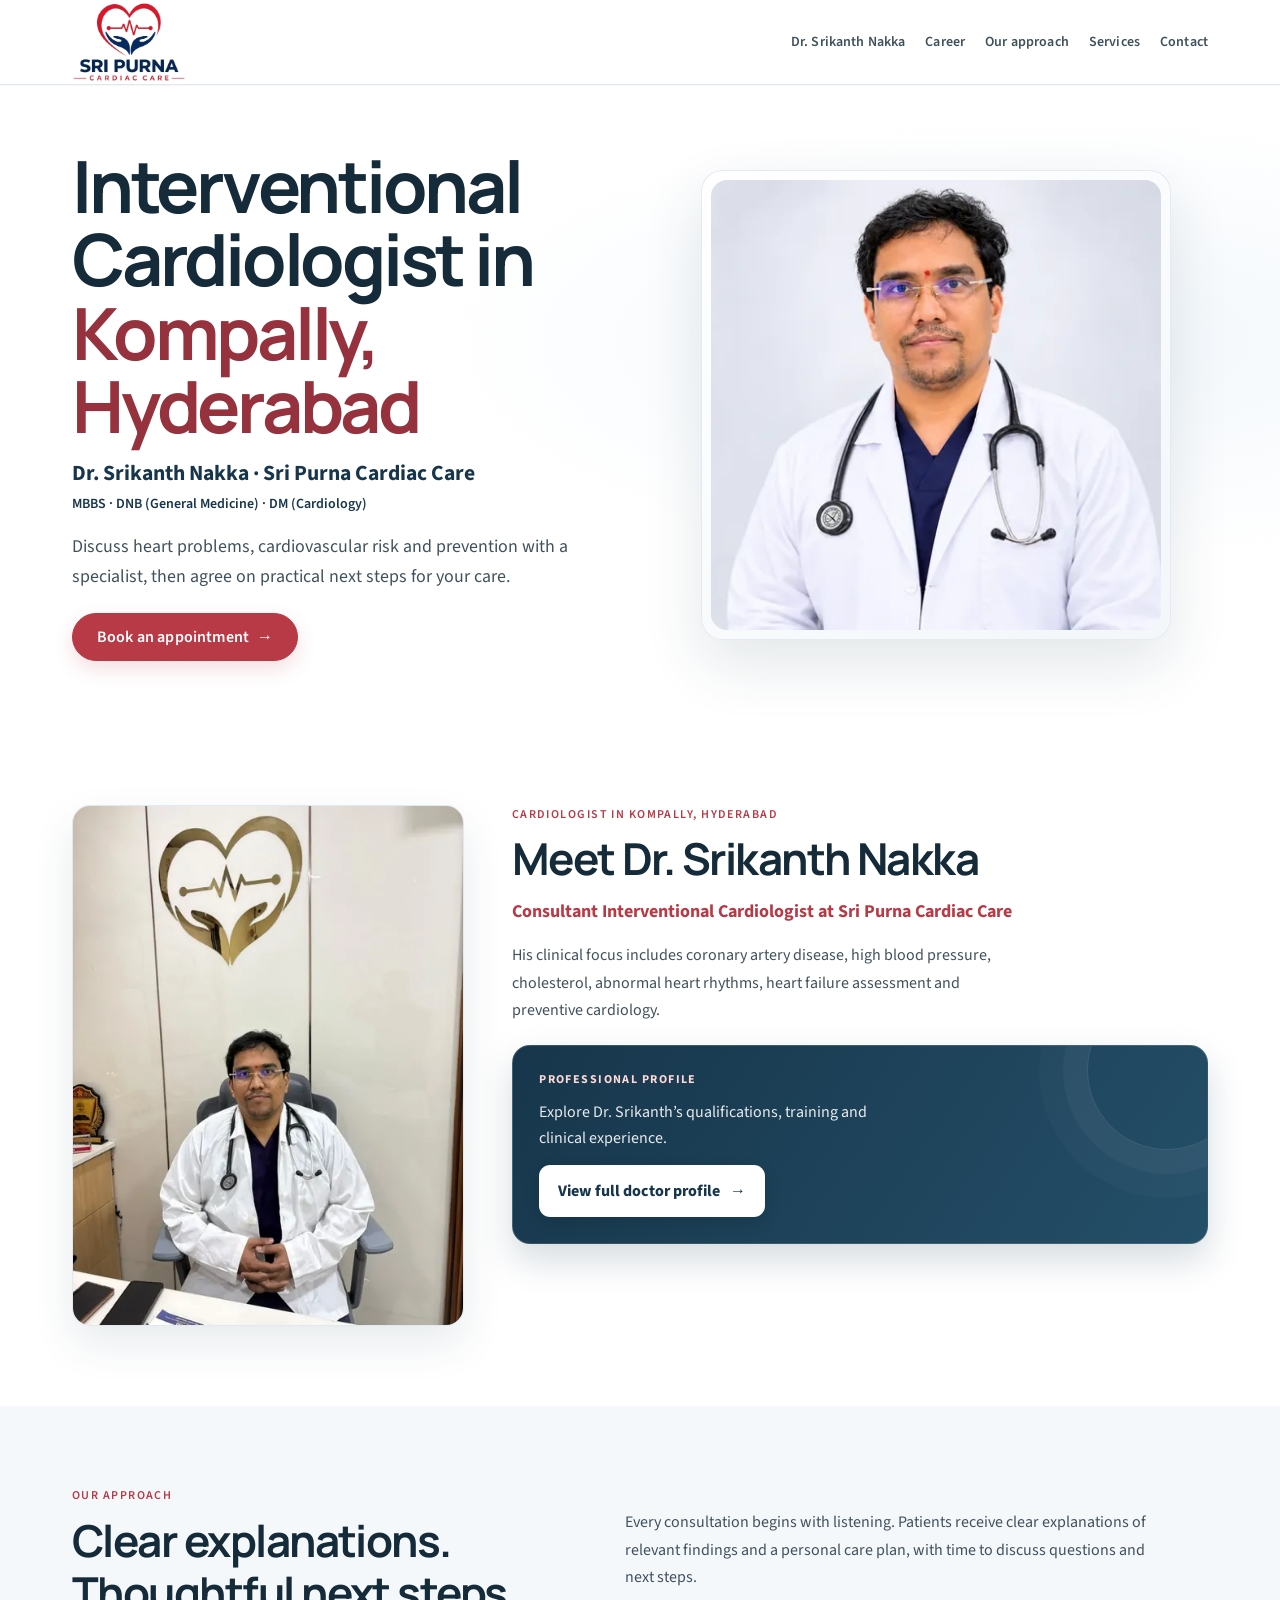
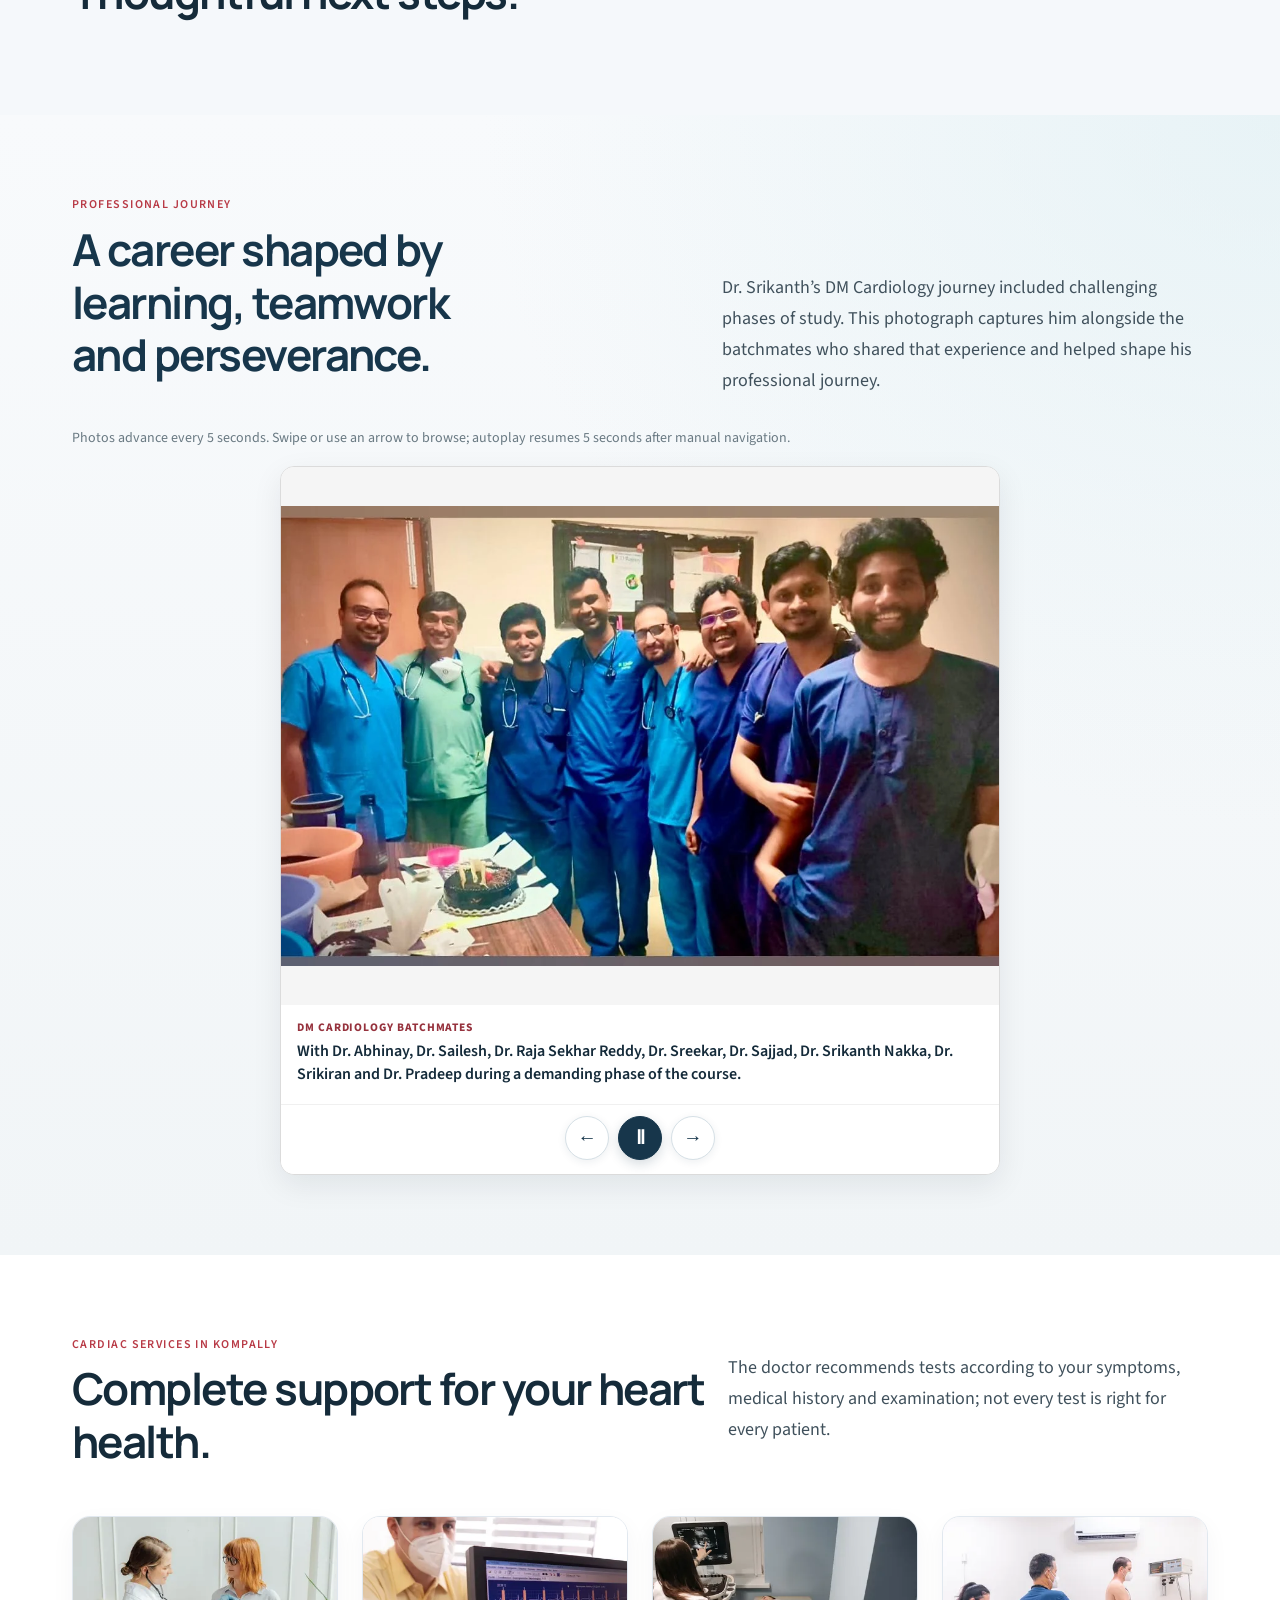
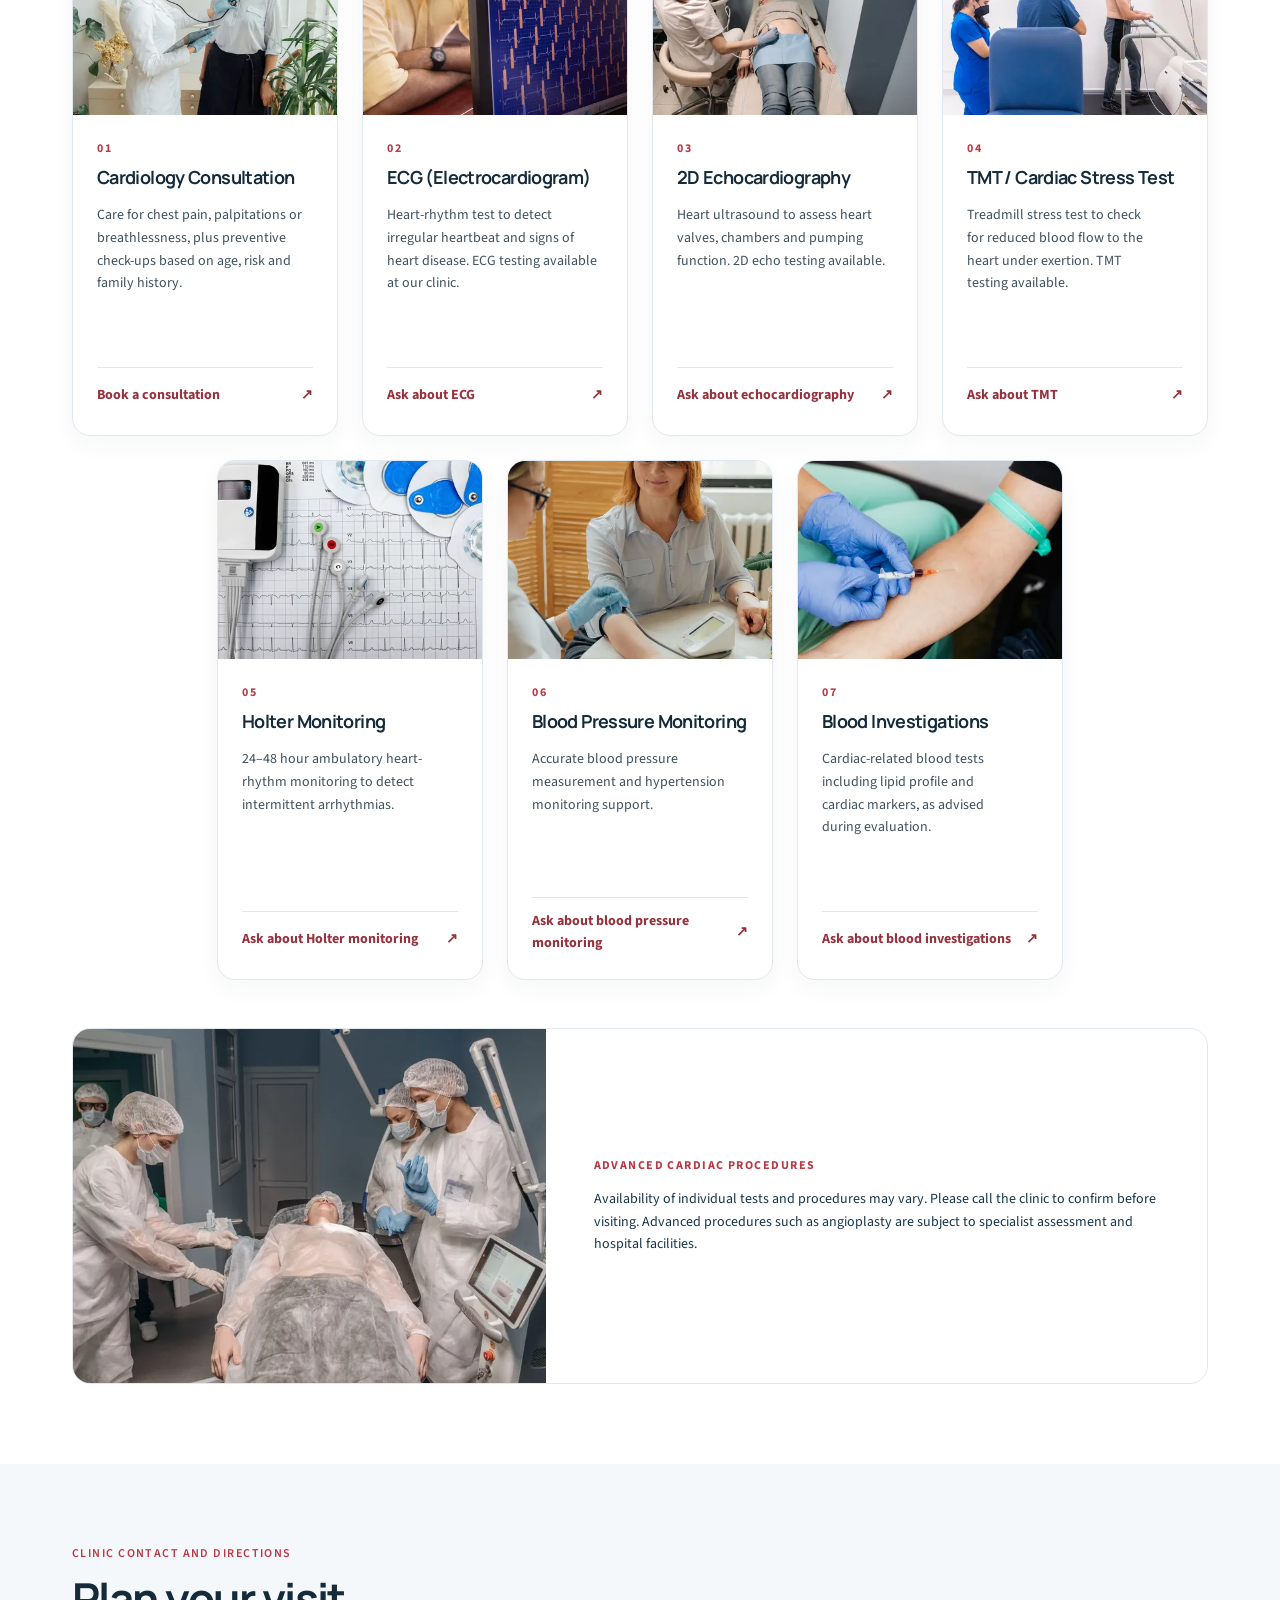
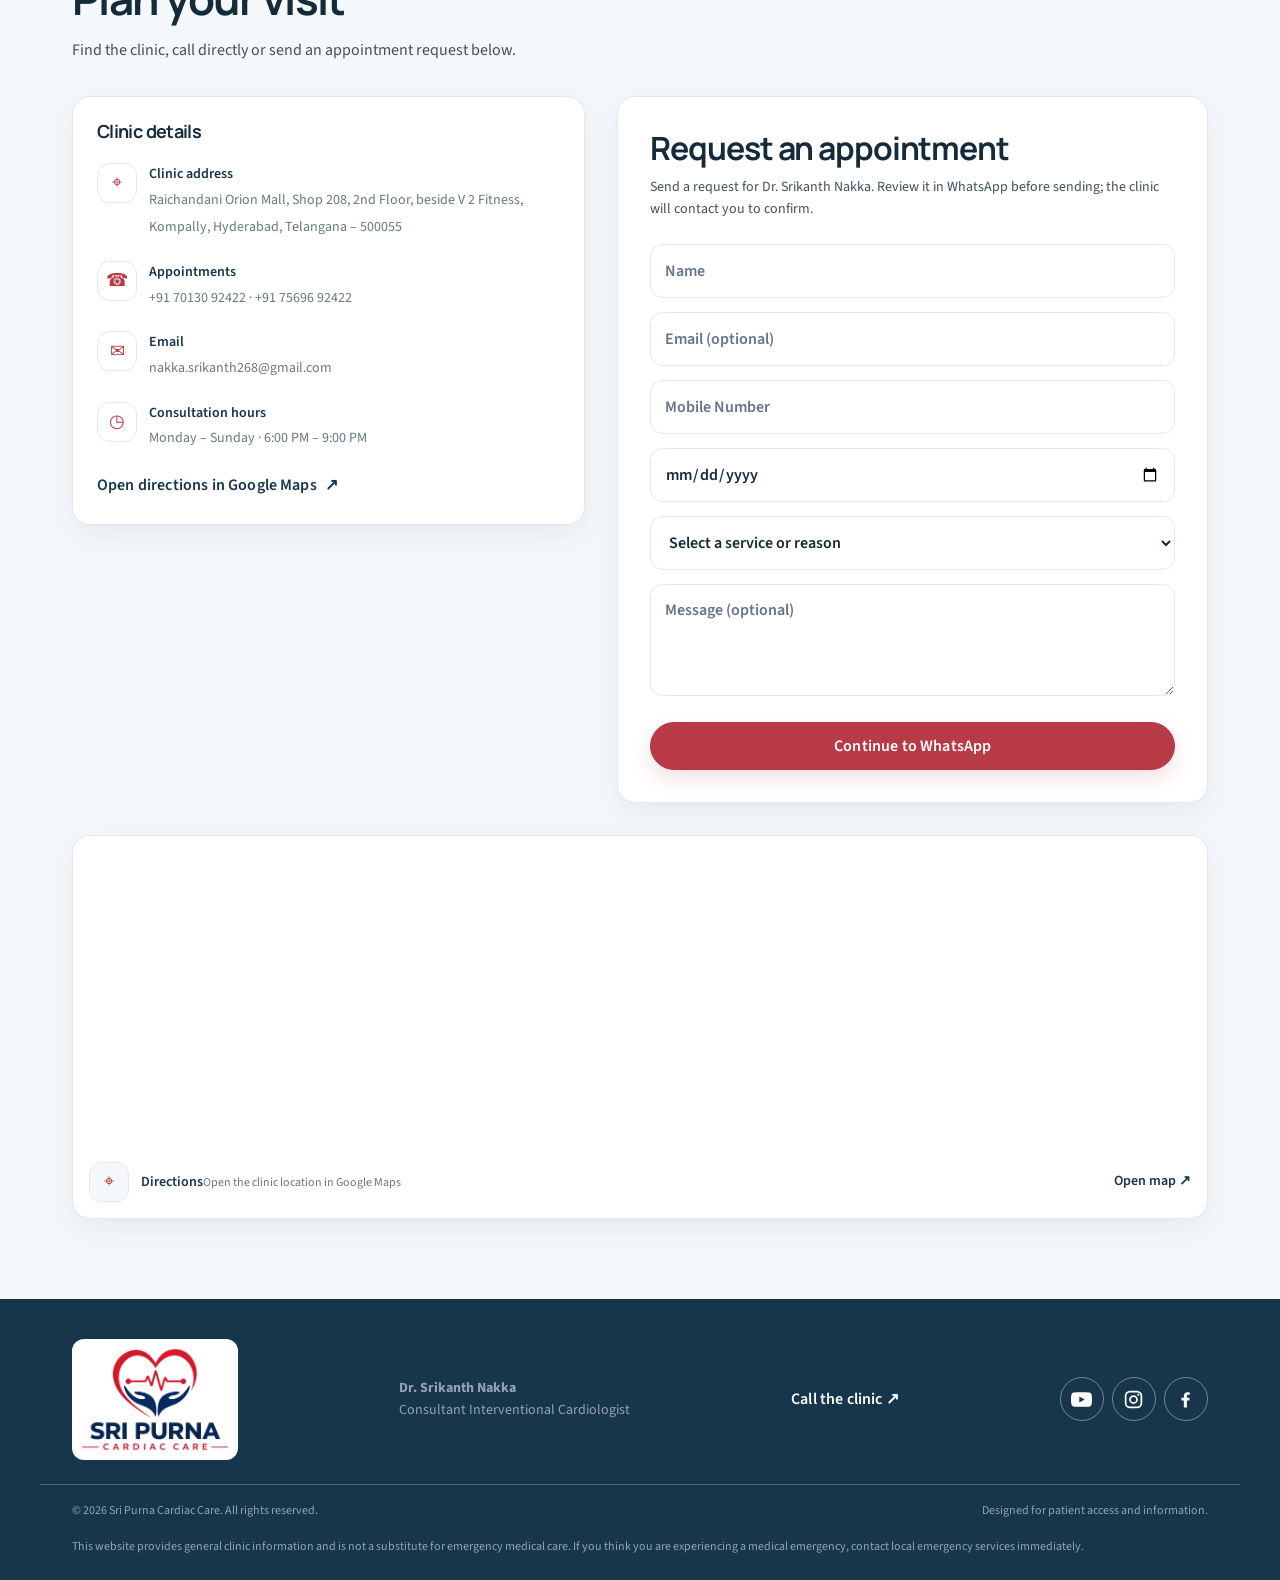
<file: index.html>
<!doctype html>
<html lang="en">

<head>
  <meta charset="utf-8">
  <meta name="viewport" content="width=device-width, initial-scale=1">
  <meta name="theme-color" content="#173653">
  <link rel="icon" href="favicon.ico" sizes="any">
  <link rel="icon" type="image/png" sizes="32x32" href="favicon-32x32.png">
  <link rel="icon" type="image/png" sizes="16x16" href="favicon-16x16.png">
  <link rel="apple-touch-icon" sizes="180x180" href="apple-touch-icon.png">
  <meta name="robots" content="index,follow">
  <title>Dr. Srikanth Nakka | Interventional Cardiologist in Kompally</title>
  <meta name="description" content="Consult Dr. Srikanth Nakka at Sri Purna Cardiac Care in Kompally, Hyderabad, for heart problems, cardiology care, clinic hours and services.">
  <link rel="canonical" href="https://www.drsrikanthnakka.in/">
  <meta property="og:type" content="website">
  <meta property="og:title" content="Dr. Srikanth Nakka | Interventional Cardiologist in Kompally">
  <meta property="og:description" content="Consult Dr. Srikanth Nakka at Sri Purna Cardiac Care in Kompally, Hyderabad, for heart problems, cardiology care, clinic hours and services.">
  <meta property="og:url" content="https://www.drsrikanthnakka.in/">
  <meta property="og:site_name" content="Sri Purna Cardiac Care">
  <meta property="og:image" content="https://www.drsrikanthnakka.in/images/hero.webp?v=9e30b04">
  <meta property="og:image:alt" content="Dr. Srikanth Nakka, Consultant Interventional Cardiologist">
  <link rel="preload" href="fonts/manrope-latin-variable.woff2" as="font" type="font/woff2" crossorigin>
  <link rel="preload" href="fonts/source-sans-3-latin-variable.woff2" as="font" type="font/woff2" crossorigin>
  <meta name="twitter:card" content="summary_large_image">
  <meta name="twitter:title" content="Dr. Srikanth Nakka | Interventional Cardiologist in Kompally">
  <meta name="twitter:description" content="Consult Dr. Srikanth Nakka at Sri Purna Cardiac Care in Kompally, Hyderabad, for heart problems, cardiology care, clinic hours and services.">
  <meta name="twitter:image" content="https://www.drsrikanthnakka.in/images/hero.webp?v=9e30b04">
  <meta name="twitter:image:alt" content="Dr. Srikanth Nakka, Consultant Interventional Cardiologist">
  <link rel="stylesheet" href="vendor/bootstrap/bootstrap-grid.min.css">
  <link rel="stylesheet" href="vendor/bootstrap/bootstrap-utilities.min.css">
  <link rel="stylesheet" href="styles.css?v=icon-controls-autoplay-1125">
  <script type="application/ld+json">
  {
  "@context": "https://schema.org",
  "@type": "MedicalClinic",
  "@id": "https://www.drsrikanthnakka.in/#clinic",
  "name": "Sri Purna Cardiac Care",
  "description": "Cardiac consultation and diagnostic services in Kompally, Hyderabad.",
  "url": "https://www.drsrikanthnakka.in/",
  "image": "https://www.drsrikanthnakka.in/images/sri-purna-cardiac-care-logo-user.webp",
  "telephone": [
    "+91-7013092422",
    "+91-7569692422"
  ],
  "email": "nakka.srikanth268@gmail.com",
  "address": {
    "@type": "PostalAddress",
    "streetAddress": "Shop 208, 2nd Floor, Raichandani Orion Mall, beside V 2 Fitness, Kompally",
    "addressLocality": "Hyderabad",
    "addressRegion": "Telangana",
    "postalCode": "500055",
    "addressCountry": "IN"
  },
  "medicalSpecialty": "https://schema.org/Cardiovascular",
  "openingHoursSpecification": {
    "@type": "OpeningHoursSpecification",
    "dayOfWeek": ["Monday", "Tuesday", "Wednesday", "Thursday", "Friday", "Saturday", "Sunday"],
    "opens": "18:00",
    "closes": "21:00"
  },
  "employee": {
    "@type": "Physician",
    "name": "Dr. Srikanth Nakka",
    "honorificPrefix": "Dr.",
    "jobTitle": "Consultant Interventional Cardiologist",
    "medicalSpecialty": "https://schema.org/Cardiovascular",
    "alumniOf": [
      {
        "@type": "CollegeOrUniversity",
        "name": "Osmania Medical College"
      },
      {
        "@type": "EducationalOrganization",
        "name": "DDU Hospital, New Delhi"
      },
      {
        "@type": "EducationalOrganization",
        "name": "NIMS"
      }
    ],
    "worksFor": {
      "@type": "MedicalClinic",
      "@id": "https://www.drsrikanthnakka.in/#clinic",
      "name": "Sri Purna Cardiac Care"
    },
    "description": "Dr. Srikanth Nakka is a Consultant Interventional Cardiologist at Sri Purna Cardiac Care in Kompally, Hyderabad. His training includes MBBS, DNB in General Medicine and DM in Cardiology; he previously served as Assistant Professor at NIMS and Consultant Cardiologist at Yashoda Hospital, Secunderabad.",
    "knowsAbout": [
      "Cardiology",
      "Interventional cardiology",
      "Coronary artery disease",
      "Hypertension",
      "Cholesterol management",
      "Arrhythmias",
      "Heart failure evaluation",
      "Preventive cardiology"
    ]
  }
}
  </script>
</head>

<body class="home-page">
  <a class="skip-link" href="#main">Skip to content</a>

  <header class="site-header" id="top">
    <div class="container nav-wrap">
      <a class="brand" href="#top" aria-label="Sri Purna Cardiac Care home">
        <img class="brand-logo" src="images/responsive/sri-purna-cardiac-care-logo-user-320w-alpha.webp" srcset="images/responsive/sri-purna-cardiac-care-logo-user-320w-alpha.webp 320w, images/responsive/sri-purna-cardiac-care-logo-user-480w-alpha.webp 480w, images/sri-purna-cardiac-care-logo-user.webp 768w" sizes="(max-width: 767px) 112px, 160px" alt="Sri Purna Cardiac Care" width="768"
          height="540">
      </a>

      <button class="menu-toggle" id="menuToggle" aria-label="Open navigation" aria-expanded="false"
        aria-controls="primaryNav">
        <span aria-hidden="true"></span>
        <span aria-hidden="true"></span>
        <span aria-hidden="true"></span>
      </button>

      <nav class="nav" id="primaryNav" aria-label="Main navigation">
        <a href="dr-srikanth-nakka/">Dr. Srikanth Nakka</a>
        <a href="#career">Career</a>
        <a href="#about">Our approach</a>
        <a href="#services">Services</a>
        <a href="#contact">Contact</a>
      </nav>
    </div>
  </header>

  <main id="main">
    <section class="hero" id="home">
      <div class="hero-glow"></div>
      <div class="container hero-grid">
        <div class="hero-content">
          <h1>Interventional Cardiologist in <span class="hero-headline-accent">Kompally, Hyderabad</span></h1>
          <p class="hero-role">Dr. Srikanth Nakka · Sri Purna Cardiac Care</p>
          <p class="hero-credentials">MBBS · DNB (General Medicine) · DM (Cardiology)</p>
          <p class="hero-lead">Discuss heart problems, cardiovascular risk and prevention with a specialist, then agree on practical next steps for your care.</p>
          <div class="hero-actions">
            <a class="btn btn-primary" href="#appointment">Book an appointment <span aria-hidden="true">→</span></a>
          </div>
        </div>
        <div class="hero-media">
          <img src="images/responsive/hero-800w.webp" srcset="images/responsive/hero-480w.webp 480w, images/responsive/hero-800w.webp 800w, images/hero.webp?v=9e30b04 1278w" sizes="(max-width: 767px) 100vw, 470px" alt="Dr. Srikanth, Consultant Interventional Cardiologist" width="1278" height="1230" loading="eager" fetchpriority="high" decoding="async">
        </div>
      </div>
    </section>

    <section class="section doctor-section" id="doctor" aria-labelledby="doctor-heading">
      <div class="container doctor-grid">
        <figure class="doctor-profile-photo">
          <img src="images/responsive/dr-srikanth-nakka-clinic-portrait-800w.webp" srcset="images/responsive/dr-srikanth-nakka-clinic-portrait-480w.webp 480w, images/responsive/dr-srikanth-nakka-clinic-portrait-800w.webp 800w, images/dr-srikanth-nakka-clinic-portrait.webp 960w" sizes="(max-width: 767px) 100vw, 420px" alt="Dr. Srikanth seated in his clinic" width="960" height="1280" loading="lazy" decoding="async">
        </figure>
        <div class="doctor-copy">
          <div class="eyebrow"><span class="eyebrow-line"></span> Cardiologist in Kompally, Hyderabad</div>
          <h2 id="doctor-heading">Meet Dr. Srikanth Nakka</h2>
          <p class="doctor-role">Consultant Interventional Cardiologist at Sri Purna Cardiac Care</p>
          <p class="body-copy">His clinical focus includes coronary artery disease, high blood pressure, cholesterol, abnormal heart rhythms, heart failure assessment and preventive cardiology.</p>
          <div class="doctor-profile-cta">
            <span class="doctor-profile-cta-kicker">Professional profile</span>
            <p>Explore Dr. Srikanth’s qualifications, training and clinical experience.</p>
            <a class="doctor-profile-link" href="dr-srikanth-nakka/">View full doctor profile <span aria-hidden="true">→</span></a>
          </div>
        </div>
      </div>
    </section>



    <section class="section about-section" id="about" aria-labelledby="about-heading">
      <div class="container about-grid">
        <div>
          <div class="eyebrow"><span class="eyebrow-line"></span> Our approach</div>
          <h2 id="about-heading">Clear explanations. Thoughtful next steps.</h2>
        </div>
        <div class="about-copy">
          <p class="body-copy">Every consultation begins with listening. Patients receive clear explanations of relevant findings and a personal care plan, with time to discuss questions and next steps.</p>
        </div>
      </div>
    </section>

    <section class="section gallery-section career-section" id="career" aria-labelledby="career-heading">
      <div class="container">
        <div class="section-heading gallery-heading">
          <div>
            <div class="eyebrow"><span class="eyebrow-line"></span> Professional journey</div>
            <h2 id="career-heading">A career shaped by learning, teamwork and perseverance.</h2>
          </div>
          <p class="body-copy">Dr. Srikanth’s DM Cardiology journey included challenging phases of study. This photograph captures him alongside the batchmates who shared that experience and helped shape his professional journey.</p>
        </div>
        <p class="carousel-hint" id="career-carousel-hint">Photos advance every 5 seconds. Swipe or use an arrow to browse; autoplay resumes 5 seconds after manual navigation.</p>
        <div class="career-carousel" data-career-carousel tabindex="0" role="region" aria-roledescription="carousel" aria-label="Learning and teamwork photo carousel" aria-describedby="career-carousel-hint">
          <div class="career-carousel-stage" id="career-carousel-stage" data-carousel-stage>
            <div class="gallery-grid career-gallery" role="list" aria-label="Career photographs of Dr. Srikanth">
          <figure role="listitem" class="gallery-card gallery-card-feature career-photo" data-career-reveal>
            <a href="images/dr-srikanth-nakka-heart-day-recognition.webp" target="_blank" rel="noopener noreferrer" aria-label="Open full-size photo: Dr. Srikanth receiving recognition at a World Heart Day event.">
              <img src="images/responsive/dr-srikanth-nakka-heart-day-recognition-800w.webp" srcset="images/responsive/dr-srikanth-nakka-heart-day-recognition-480w.webp 480w, images/responsive/dr-srikanth-nakka-heart-day-recognition-800w.webp 800w, images/responsive/dr-srikanth-nakka-heart-day-recognition-1280w.webp 1280w, images/dr-srikanth-nakka-heart-day-recognition.webp 1600w" sizes="(max-width: 365px) 82vw, (max-width: 767px) 300px, (max-width: 1124px) 32vw, 360px" alt="Dr. Srikanth receiving recognition at a World Heart Day event." width="1600" height="903" loading="lazy" decoding="async">
              <span class="gallery-open" aria-hidden="true">↗</span>
            </a>
            <figcaption><span>World Heart Day</span><strong>Dr. Srikanth receiving recognition at a World Heart Day event.</strong></figcaption>
          </figure>
          <figure role="listitem" class="gallery-card career-photo" data-career-reveal>
            <a href="images/dr-srikanth-nakka-at-sri-purna-cardiac-care.webp" target="_blank" rel="noopener noreferrer" aria-label="Open full-size photo: Dr. Srikanth standing in blue scrubs beneath the Sri Purna Cardiac Care heart emblem.">
              <img src="images/responsive/dr-srikanth-nakka-at-sri-purna-cardiac-care-800w.webp" srcset="images/responsive/dr-srikanth-nakka-at-sri-purna-cardiac-care-480w.webp 480w, images/responsive/dr-srikanth-nakka-at-sri-purna-cardiac-care-800w.webp 800w, images/dr-srikanth-nakka-at-sri-purna-cardiac-care.webp 987w" sizes="(max-width: 365px) 82vw, (max-width: 767px) 300px, (max-width: 1124px) 32vw, 360px" alt="Dr. Srikanth standing in blue scrubs beneath the Sri Purna Cardiac Care heart emblem." width="987" height="1280" loading="lazy" decoding="async">
              <span class="gallery-open" aria-hidden="true">↗</span>
            </a>
            <figcaption><span>Sri Purna Cardiac Care</span><strong>Dr. Srikanth standing in blue scrubs beneath the Sri Purna Cardiac Care heart emblem.</strong></figcaption>
          </figure>
          <figure role="listitem" class="gallery-card career-photo" data-career-reveal>
            <a href="images/dr-srikanth-nakka-consultation.webp" target="_blank" rel="noopener noreferrer" aria-label="Open full-size photo: Dr. Srikanth seated at his desk during a consultation.">
              <img src="images/responsive/dr-srikanth-nakka-consultation-800w.webp" srcset="images/responsive/dr-srikanth-nakka-consultation-480w.webp 480w, images/responsive/dr-srikanth-nakka-consultation-800w.webp 800w, images/dr-srikanth-nakka-consultation.webp 903w" sizes="(max-width: 365px) 82vw, (max-width: 767px) 300px, (max-width: 1124px) 32vw, 360px" alt="Dr. Srikanth seated at his desk during a consultation." width="903" height="1600" loading="lazy" decoding="async">
              <span class="gallery-open" aria-hidden="true">↗</span>
            </a>
            <figcaption><span>Consultation</span><strong>Dr. Srikanth seated at his desk during a consultation.</strong></figcaption>
          </figure>
          <figure role="listitem" class="gallery-card career-photo" data-career-reveal>
            <a href="images/dr-srikanth-nakka-cardiology-conference.webp" target="_blank" rel="noopener noreferrer" aria-label="Open full-size photo: Cardiology conference session with clinicians discussing heart care.">
              <img src="images/responsive/dr-srikanth-nakka-cardiology-conference-800w.webp" srcset="images/responsive/dr-srikanth-nakka-cardiology-conference-480w.webp 480w, images/responsive/dr-srikanth-nakka-cardiology-conference-800w.webp 800w, images/dr-srikanth-nakka-cardiology-conference.webp 1600w" sizes="(max-width: 365px) 82vw, (max-width: 767px) 300px, (max-width: 1124px) 32vw, 360px" alt="Cardiology conference session with clinicians discussing heart care." width="1600" height="1200" loading="lazy" decoding="async">
              <span class="gallery-open" aria-hidden="true">↗</span>
            </a>
            <figcaption><span>Cardiology conference</span><strong>Cardiology conference session with clinicians discussing heart care.</strong></figcaption>
          </figure>
          <figure role="listitem" class="gallery-card gallery-card-wide career-photo" data-career-reveal>
            <a href="images/journey/dr-srikanth-nakka-indialive-2025-case-presentation.webp" target="_blank" rel="noopener noreferrer" aria-label="Open full-size photo: Dr. Srikanth Nakka presenting at IndiaLive 2025.">
              <img src="images/responsive/dr-srikanth-nakka-indialive-2025-case-presentation-1280w.webp" srcset="images/responsive/dr-srikanth-nakka-indialive-2025-case-presentation-480w.webp 480w, images/responsive/dr-srikanth-nakka-indialive-2025-case-presentation-800w.webp 800w, images/responsive/dr-srikanth-nakka-indialive-2025-case-presentation-1280w.webp 1280w, images/journey/dr-srikanth-nakka-indialive-2025-case-presentation.webp 1916w" sizes="(max-width: 365px) 82vw, (max-width: 767px) 300px, (max-width: 1124px) 32vw, 360px" alt="Dr. Srikanth Nakka presenting at IndiaLive 2025." width="1916" height="915" loading="lazy" decoding="async">
              <span class="gallery-open" aria-hidden="true">↗</span>
            </a>
            <figcaption><span>IndiaLive 2025</span><strong>Dr. Srikanth Nakka presenting at IndiaLive 2025.</strong></figcaption>
          </figure>
          <figure role="listitem" class="gallery-card career-photo" data-career-reveal>
            <a href="images/journey/doctor-with-dr-alain-cribier.webp" target="_blank" rel="noopener noreferrer" aria-label="Open full-size photo: Dr. Srikanth with Dr. Alain Cribier at a NIMS Cardiology workshop.">
              <img src="images/responsive/doctor-with-dr-alain-cribier-800w.webp" srcset="images/responsive/doctor-with-dr-alain-cribier-480w.webp 480w, images/responsive/doctor-with-dr-alain-cribier-800w.webp 800w, images/journey/doctor-with-dr-alain-cribier.webp 1200w" sizes="(max-width: 365px) 82vw, (max-width: 767px) 300px, (max-width: 1124px) 32vw, 360px" alt="Dr. Srikanth with Dr. Alain Cribier at a NIMS Cardiology workshop." width="1200" height="1600" loading="lazy" decoding="async">
              <span class="gallery-open" aria-hidden="true">↗</span>
            </a>
            <figcaption><span>NIMS Cardiology workshop</span><strong>With Dr. Alain Cribier, who performed the first TAVI, at a NIMS Cardiology workshop.</strong></figcaption>
          </figure>
          <figure role="listitem" class="gallery-card career-photo" data-career-reveal>
            <a href="images/journey/doctor-with-dr-goran-stankovic.webp" target="_blank" rel="noopener noreferrer" aria-label="Open full-size photo: Dr. Srikanth with senior Serbian cardiologist Dr. Goran Stankovic at a workshop.">
              <img src="images/responsive/doctor-with-dr-goran-stankovic-800w.webp" srcset="images/responsive/doctor-with-dr-goran-stankovic-480w.webp 480w, images/responsive/doctor-with-dr-goran-stankovic-800w.webp 800w, images/journey/doctor-with-dr-goran-stankovic.webp 1200w" sizes="(max-width: 365px) 82vw, (max-width: 767px) 300px, (max-width: 1124px) 32vw, 360px" alt="Dr. Srikanth with senior Serbian cardiologist Dr. Goran Stankovic at a workshop." width="1200" height="1599" loading="lazy" decoding="async">
              <span class="gallery-open" aria-hidden="true">↗</span>
            </a>
            <figcaption><span>Learning time · Workshop</span><strong>With senior Serbian cardiologist Dr. Goran Stankovic at a workshop.</strong></figcaption>
          </figure>
          <figure role="listitem" class="gallery-card career-photo" data-career-reveal>
            <a href="images/journey/doctor-receiving-recognition-iim-ahmedabad.webp" target="_blank" rel="noopener noreferrer" aria-label="Open full-size photo: Dr. Srikanth receiving recognition at IIM Ahmedabad.">
              <img src="images/responsive/doctor-receiving-recognition-iim-ahmedabad-480w.webp" srcset="images/responsive/doctor-receiving-recognition-iim-ahmedabad-480w.webp 480w, images/journey/doctor-receiving-recognition-iim-ahmedabad.webp 721w" sizes="(max-width: 365px) 82vw, (max-width: 767px) 300px, (max-width: 1124px) 32vw, 360px" alt="Dr. Srikanth receiving recognition at IIM Ahmedabad." width="721" height="1600" loading="lazy" decoding="async">
              <span class="gallery-open" aria-hidden="true">↗</span>
            </a>
            <figcaption><span>IIM Ahmedabad</span><strong>Receiving recognition at IIM Ahmedabad.</strong></figcaption>
          </figure>
          <figure role="listitem" class="gallery-card career-photo" data-career-reveal>
            <a href="images/journey/doctor-with-dr-maddury-jyotsna.webp" target="_blank" rel="noopener noreferrer" aria-label="Open full-size photo: Dr. Srikanth with his mentor and guide, Dr. Maddury Jyotsna, at NIMS, Punjagutta.">
              <img src="images/journey/doctor-with-dr-maddury-jyotsna.webp" srcset="images/responsive/doctor-with-dr-maddury-jyotsna-480w.webp 480w, images/journey/doctor-with-dr-maddury-jyotsna.webp 768w" sizes="(max-width: 365px) 82vw, (max-width: 767px) 300px, (max-width: 1124px) 32vw, 360px" alt="Dr. Srikanth with his mentor and guide, Dr. Maddury Jyotsna, senior interventional cardiologist at NIMS, Punjagutta." width="768" height="1024" loading="lazy" decoding="async">
              <span class="gallery-open" aria-hidden="true">↗</span>
            </a>
            <figcaption><span>Mentor and guide · NIMS, Punjagutta</span><strong>With Dr. Maddury Jyotsna, senior-most interventional cardiologist at NIMS, Punjagutta.</strong></figcaption>
          </figure>
          <figure role="listitem" class="gallery-card career-photo" data-career-reveal>
            <a href="images/journey/doctor-with-dr-b-h-srinivas.webp" target="_blank" rel="noopener noreferrer" aria-label="Open full-size photo: Dr. Srikanth with Dr. B. H. Srinivas at the NIMS Cathlab.">
              <img src="images/responsive/doctor-with-dr-b-h-srinivas-480w.webp" srcset="images/responsive/doctor-with-dr-b-h-srinivas-480w.webp 480w, images/journey/doctor-with-dr-b-h-srinivas.webp 1024w" sizes="(max-width: 365px) 82vw, (max-width: 767px) 300px, (max-width: 1124px) 32vw, 360px" alt="Dr. Srikanth with Dr. B. H. Srinivas and the cathlab team at NIMS." width="1024" height="768" loading="lazy" decoding="async">
              <span class="gallery-open" aria-hidden="true">↗</span>
            </a>
            <figcaption><span>NIMS Cathlab</span><strong>With Dr. B. H. Srinivas at the NIMS Cathlab.</strong></figcaption>
          </figure>
          <figure role="listitem" class="gallery-card career-photo" data-career-reveal>
            <a href="images/dr-srikanth-nakka-cardiology-conference-panel.webp" target="_blank" rel="noopener noreferrer" aria-label="Open full-size photo: Expert panel at a cardiology conference on women’s heart health.">
              <img src="images/responsive/dr-srikanth-nakka-cardiology-conference-panel-800w.webp" srcset="images/responsive/dr-srikanth-nakka-cardiology-conference-panel-480w.webp 480w, images/responsive/dr-srikanth-nakka-cardiology-conference-panel-800w.webp 800w, images/dr-srikanth-nakka-cardiology-conference-panel.webp 1600w" sizes="(max-width: 365px) 82vw, (max-width: 767px) 300px, (max-width: 1124px) 32vw, 360px" alt="Expert panel at a cardiology conference on women’s heart health." width="1600" height="1200" loading="lazy" decoding="async">
              <span class="gallery-open" aria-hidden="true">↗</span>
            </a>
            <figcaption><span>Conference panel</span><strong>Expert panel at a cardiology conference on women’s heart health.</strong></figcaption>
          </figure>
          <figure role="listitem" class="gallery-card career-photo" data-career-reveal>
            <a href="images/dr-srikanth-nakka-batch-colleagues.webp" target="_blank" rel="noopener noreferrer" aria-label="Open full-size photo: Dr. Srikanth with his cardiology batch and colleagues.">
              <img src="images/responsive/dr-srikanth-nakka-batch-colleagues-800w.webp" srcset="images/responsive/dr-srikanth-nakka-batch-colleagues-480w.webp 480w, images/responsive/dr-srikanth-nakka-batch-colleagues-800w.webp 800w, images/dr-srikanth-nakka-batch-colleagues.webp 1600w" sizes="(max-width: 365px) 82vw, (max-width: 767px) 300px, (max-width: 1124px) 32vw, 360px" alt="Dr. Srikanth with his cardiology batch and colleagues." width="1600" height="1064" loading="lazy" decoding="async">
              <span class="gallery-open" aria-hidden="true">↗</span>
            </a>
            <figcaption><span>Colleagues</span><strong>Dr. Srikanth with his cardiology batch and colleagues.</strong></figcaption>
          </figure>
          <figure role="listitem" class="gallery-card career-photo" data-career-reveal data-carousel-featured>
            <a href="images/dr-srikanth-nakka-dm-cardiology-batchmates.webp" target="_blank" rel="noopener noreferrer" aria-label="Open full-size photo: Dr. Srikanth Nakka with his DM Cardiology batchmates during a demanding phase of the course.">
              <img src="images/dr-srikanth-nakka-dm-cardiology-batchmates.webp" alt="Dr. Srikanth Nakka with his DM Cardiology batchmates." width="1170" height="749" loading="lazy" decoding="async">
              <span class="gallery-open" aria-hidden="true">↗</span>
            </a>
            <figcaption><span>DM Cardiology batchmates</span><strong>With Dr. Abhinay, Dr. Sailesh, Dr. Raja Sekhar Reddy, Dr. Sreekar, Dr. Sajjad, Dr. Srikanth Nakka, Dr. Srikiran and Dr. Pradeep during a demanding phase of the course.</strong></figcaption>
          </figure>
          <figure role="listitem" class="gallery-card career-photo" data-career-reveal>
            <a href="images/community-health-event.webp" target="_blank" rel="noopener noreferrer" aria-label="Open full-size photo: Dr. Srikanth and community members at a school health and cultural event.">
              <img src="images/responsive/community-health-event-800w.webp" srcset="images/responsive/community-health-event-480w.webp 480w, images/responsive/community-health-event-800w.webp 800w, images/community-health-event.webp 1600w" sizes="(max-width: 365px) 82vw, (max-width: 767px) 300px, (max-width: 1124px) 32vw, 360px" alt="Dr. Srikanth and community members at a school health and cultural event." width="1600" height="903" loading="lazy" decoding="async">
              <span class="gallery-open" aria-hidden="true">↗</span>
            </a>
            <figcaption><span>Community health</span><strong>Dr. Srikanth and community members at a school health and cultural event.</strong></figcaption>
          </figure>
          <figure role="listitem" class="gallery-card career-photo" data-career-reveal>
            <a href="images/dr-srikanth-nakka-yashoda-health-session.webp" target="_blank" rel="noopener noreferrer" aria-label="Open full-size photo: Dr. Srikanth speaking at a Yashoda Hospitals heart-health session.">
              <img src="images/responsive/dr-srikanth-nakka-yashoda-health-session-800w.webp" srcset="images/responsive/dr-srikanth-nakka-yashoda-health-session-480w.webp 480w, images/responsive/dr-srikanth-nakka-yashoda-health-session-800w.webp 800w, images/dr-srikanth-nakka-yashoda-health-session.webp 960w" sizes="(max-width: 365px) 82vw, (max-width: 767px) 300px, (max-width: 1124px) 32vw, 360px" alt="Dr. Srikanth speaking at a Yashoda Hospitals heart-health session." width="960" height="1280" loading="lazy" decoding="async">
              <span class="gallery-open" aria-hidden="true">↗</span>
            </a>
            <figcaption><span>Yashoda Hospitals</span><strong>Dr. Srikanth speaking at a Yashoda Hospitals heart-health session.</strong></figcaption>
          </figure>
          <figure role="listitem" class="gallery-card career-photo" data-career-reveal>
            <a href="images/cardiac-care-table-meeting.webp" target="_blank" rel="noopener noreferrer" aria-label="Open full-size photo: Dr. Srikanth and clinicians meeting around a table at Yashoda Hospitals.">
              <img src="images/responsive/cardiac-care-table-meeting-800w.webp" srcset="images/responsive/cardiac-care-table-meeting-480w.webp 480w, images/responsive/cardiac-care-table-meeting-800w.webp 800w, images/cardiac-care-table-meeting.webp 1280w" sizes="(max-width: 365px) 82vw, (max-width: 767px) 300px, (max-width: 1124px) 32vw, 360px" alt="Dr. Srikanth and clinicians meeting around a table at Yashoda Hospitals." width="1280" height="583" loading="lazy" decoding="async">
              <span class="gallery-open" aria-hidden="true">↗</span>
            </a>
            <figcaption><span>Yashoda Hospitals</span><strong>Dr. Srikanth and clinicians meeting around a table at Yashoda Hospitals.</strong></figcaption>
          </figure>
            </div>
          </div>
          <div class="career-carousel-controls" role="group" aria-label="Photo carousel controls">
            <button class="career-carousel-button" type="button" data-carousel-prev aria-label="Previous photograph" aria-controls="career-carousel-stage"><span aria-hidden="true">←</span></button>
            <button class="career-carousel-button career-carousel-play" type="button" data-carousel-toggle aria-label="Pause automatic playback" aria-pressed="false"><span aria-hidden="true">Ⅱ</span></button>
            <button class="career-carousel-button" type="button" data-carousel-next aria-label="Next photograph" aria-controls="career-carousel-stage"><span aria-hidden="true">→</span></button>
          </div>
        </div>
      </div>
    </section>

    <section class="section services-section" id="services">
      <div class="container">
        <div class="section-heading">
          <div>
            <div class="eyebrow"><span class="eyebrow-line"></span> Cardiac services in Kompally</div>
          <h2>Complete support for your heart health.</h2>
        </div>
        <p class="body-copy">The doctor recommends tests according to your symptoms, medical history and examination; not every test is right for every patient.</p>
      </div>
      <div class="row row-cols-1 row-cols-sm-2 row-cols-xl-4 g-4 justify-content-center service-grid">
        <div class="col d-flex">
          <article class="service-card d-flex flex-column h-100 w-100">
            <figure class="service-card-image"><img src="images/responsive/service-consultation-800w.webp" srcset="images/responsive/service-consultation-480w.webp 480w, images/responsive/service-consultation-800w.webp 800w, images/services/service-consultation.webp 1125w" sizes="(max-width: 767px) 100vw, (max-width: 1023px) 50vw, 33vw"
              alt="Cardiologist examining a patient's heart with a stethoscope" width="1125" height="750" loading="lazy" decoding="async"></figure>
            <div class="service-card-content p-4 d-flex flex-column flex-grow-1">
              <span class="service-number">01</span>
              <h3 class="mb-3">Cardiology Consultation</h3>
              <p class="mb-4">Care for chest pain, palpitations or breathlessness, plus preventive check-ups based on age, risk and family history.</p>
              <a class="service-action mt-auto" href="#appointment" aria-label="Book cardiology consultation">Book a consultation <span aria-hidden="true">↗</span></a>
            </div>
          </article>
        </div>
        <div class="col d-flex">
          <article class="service-card d-flex flex-column h-100 w-100">
            <figure class="service-card-image service-photo-ecg"><img src="images/responsive/service-ecg-800w.webp" srcset="images/responsive/service-ecg-480w.webp 480w, images/responsive/service-ecg-800w.webp 800w, images/services/service-ecg.webp 1067w" sizes="(max-width: 767px) 100vw, (max-width: 1023px) 50vw, 33vw"
              alt="Clinician reviewing electrocardiogram waveforms on a monitor" width="1067" height="1600" loading="lazy" decoding="async"></figure>
            <div class="service-card-content p-4 d-flex flex-column flex-grow-1">
              <span class="service-number">02</span>
              <h3 class="mb-3">ECG (Electrocardiogram)</h3>
              <p class="mb-4">Heart-rhythm test to detect irregular heartbeat and signs of heart disease. ECG testing available at our clinic.</p>
              <a class="service-action mt-auto" href="#appointment" aria-label="Ask about ECG">Ask about ECG <span aria-hidden="true">↗</span></a>
            </div>
          </article>
        </div>
        <div class="col d-flex">
          <article class="service-card d-flex flex-column h-100 w-100">
            <figure class="service-card-image"><img src="images/responsive/service-echo-800w.webp" srcset="images/responsive/service-echo-480w.webp 480w, images/responsive/service-echo-800w.webp 800w, images/responsive/service-echo-1280w.webp 1280w, images/services/service-echo.webp 1600w" sizes="(max-width: 767px) 100vw, (max-width: 1023px) 50vw, 33vw"
              alt="Healthcare professional performing an ultrasound scan in a clinic" width="1600" height="1068" loading="lazy" decoding="async"></figure>
            <div class="service-card-content p-4 d-flex flex-column flex-grow-1">
              <span class="service-number">03</span>
              <h3 class="mb-3">2D Echocardiography</h3>
              <p class="mb-4">Heart ultrasound to assess heart valves, chambers and pumping function. 2D echo testing available.</p>
              <a class="service-action mt-auto" href="#appointment" aria-label="Ask about echocardiography">Ask about echocardiography <span aria-hidden="true">↗</span></a>
            </div>
          </article>
        </div>
        <div class="col d-flex">
          <article class="service-card d-flex flex-column h-100 w-100">
            <figure class="service-card-image"><img src="images/responsive/service-tmt-800w.webp" srcset="images/responsive/service-tmt-480w.webp 480w, images/responsive/service-tmt-800w.webp 800w, images/responsive/service-tmt-1280w.webp 1280w, images/services/service-tmt.webp 1600w" sizes="(max-width: 767px) 100vw, (max-width: 1023px) 50vw, 33vw"
              alt="Patient walking on a treadmill during a monitored cardiac stress test" width="1600" height="1067" loading="lazy" decoding="async"></figure>
            <div class="service-card-content p-4 d-flex flex-column flex-grow-1">
              <span class="service-number">04</span>
              <h3 class="mb-3">TMT / Cardiac Stress Test</h3>
              <p class="mb-4">Treadmill stress test to check for reduced blood flow to the heart under exertion. TMT testing available.</p>
              <a class="service-action mt-auto" href="#appointment" aria-label="Ask about TMT">Ask about TMT <span aria-hidden="true">↗</span></a>
            </div>
          </article>
        </div>
        <div class="col d-flex">
          <article class="service-card d-flex flex-column h-100 w-100">
            <figure class="service-card-image"><img src="images/responsive/service-holter-800w.webp" srcset="images/responsive/service-holter-480w.webp 480w, images/responsive/service-holter-800w.webp 800w, images/responsive/service-holter-1280w.webp 1280w, images/services/service-holter.webp 1600w" sizes="(max-width: 767px) 100vw, (max-width: 1023px) 50vw, 33vw"
              alt="Portable heart monitor, recording electrodes and heart-rhythm traces" width="1600" height="1067" loading="lazy" decoding="async"></figure>
            <div class="service-card-content p-4 d-flex flex-column flex-grow-1">
              <span class="service-number">05</span>
              <h3 class="mb-3">Holter Monitoring</h3>
              <p class="mb-4">24–48 hour ambulatory heart-rhythm monitoring to detect intermittent arrhythmias.</p>
              <a class="service-action mt-auto" href="#appointment" aria-label="Ask about Holter monitoring">Ask about Holter monitoring <span aria-hidden="true">↗</span></a>
            </div>
          </article>
        </div>
        <div class="col d-flex">
          <article class="service-card d-flex flex-column h-100 w-100">
            <figure class="service-card-image service-photo-pressure"><img src="images/responsive/service-blood-pressure-800w.webp" srcset="images/responsive/service-blood-pressure-480w.webp 480w, images/responsive/service-blood-pressure-800w.webp 800w, images/services/service-blood-pressure.webp 1067w" sizes="(max-width: 767px) 100vw, (max-width: 1023px) 50vw, 33vw"
              alt="Clinician measuring a patient's blood pressure with a digital monitor" width="1067" height="1600" loading="lazy" decoding="async"></figure>
            <div class="service-card-content p-4 d-flex flex-column flex-grow-1">
              <span class="service-number">06</span>
              <h3 class="mb-3">Blood Pressure Monitoring</h3>
              <p class="mb-4">Accurate blood pressure measurement and hypertension monitoring support.</p>
              <a class="service-action mt-auto" href="#appointment" aria-label="Ask about blood pressure monitoring">Ask about blood pressure monitoring <span aria-hidden="true">↗</span></a>
            </div>
          </article>
        </div>
        <div class="col d-flex">
          <article class="service-card d-flex flex-column h-100 w-100">
            <figure class="service-card-image"><img src="images/responsive/service-blood-tests-800w.webp" srcset="images/responsive/service-blood-tests-480w.webp 480w, images/responsive/service-blood-tests-800w.webp 800w, images/responsive/service-blood-tests-1280w.webp 1280w, images/services/service-blood-tests.webp 1600w" sizes="(max-width: 767px) 100vw, (max-width: 1023px) 50vw, 33vw"
              alt="Healthcare professional collecting a blood sample for laboratory testing" width="1600" height="1067" loading="lazy" decoding="async"></figure>
            <div class="service-card-content p-4 d-flex flex-column flex-grow-1">
              <span class="service-number">07</span>
              <h3 class="mb-3">Blood Investigations</h3>
              <p class="mb-4">Cardiac-related blood tests including lipid profile and cardiac markers, as advised during evaluation.</p>
              <a class="service-action mt-auto" href="#appointment" aria-label="Ask about blood investigations">Ask about blood investigations <span aria-hidden="true">↗</span></a>
            </div>
          </article>
        </div>
      </div>
      <aside class="service-procedure-note row g-0 mt-5 align-items-center" aria-label="Advanced cardiac procedures">
        <div class="col-12 col-md-5">
          <img class="service-procedure-image" src="images/responsive/service-procedures-800w.webp" srcset="images/responsive/service-procedures-480w.webp 480w, images/responsive/service-procedures-800w.webp 800w, images/responsive/service-procedures-1280w.webp 1280w, images/services/service-procedures.webp 1600w" sizes="(max-width: 767px) 100vw, 42vw"
            alt="Medical practitioners preparing for a procedure in a hospital" width="1600" height="1068" loading="lazy" decoding="async">
        </div>
        <div class="col-12 col-md-7">
          <div class="service-procedure-copy p-4 p-lg-5">
            <span class="service-procedure-label">Advanced cardiac procedures</span>
            <p class="service-disclaimer mb-0">Availability of individual tests and procedures may vary. Please call the clinic to confirm before visiting. Advanced procedures such as angioplasty are subject to specialist assessment and hospital facilities.</p>
          </div>
        </div>
      </aside>
      </div>
    </section>

    <section class="section visit-section" id="contact">
      <div class="container">
        <div class="visit-header">
          <div class="eyebrow"><span class="eyebrow-line"></span> Clinic contact and directions</div>
          <h2>Plan your visit</h2>
          <p class="body-copy">Find the clinic, call directly or send an appointment request below.</p>
        </div>

        <div class="visit-grid">
          <div class="visit-copy">
            <h3 class="visit-subheading">Clinic details</h3>
            <div class="contact-detail"><span class="detail-icon">⌖</span><span><b>Clinic address</b><small>Raichandani
                  Orion Mall, Shop 208, 2nd Floor, beside V 2 Fitness, Kompally, Hyderabad, Telangana –
                  500055</small></span></div>
            <div class="contact-detail"><span class="detail-icon">☎</span><span><b>Appointments</b><small><a
                    href="tel:+917013092422">+91 70130 92422</a> · <a href="tel:+917569692422">+91 75696
                    92422</a></small></span></div>
            <div class="contact-detail"><span class="detail-icon">✉</span><span><b>Email</b><small><a
                    href="mailto:nakka.srikanth268@gmail.com">nakka.srikanth268@gmail.com</a></small></span></div>
            <div class="contact-detail"><span class="detail-icon">◷</span><span><b>Consultation hours</b><small>Monday
                  – Sunday · 6:00 PM – 9:00 PM</small></span></div>
            <a class="text-link" href="https://maps.app.goo.gl/o2msripPBvtz3ht46?g_st=ac" target="_blank"
              rel="noopener">Open directions in Google Maps <span>↗</span></a>
          </div>

          <aside class="appointment-card" id="appointment" aria-labelledby="appointmentTitle">
            <h3 class="appointment-card-title" id="appointmentTitle">Request an appointment</h3>
            <p class="appointment-card-lead">Send a request for Dr. Srikanth Nakka. Review it in WhatsApp before sending; the clinic will contact you to confirm.</p>
            <form id="appointmentForm" novalidate>
              <div class="form-grid">
                <div class="form-group">
                  <label class="visually-hidden" for="patientName">Name</label>
                  <input type="text" id="patientName" name="patientName" required placeholder="Name"
                    autocomplete="name">
                </div>
                <div class="form-group">
                  <label class="visually-hidden" for="patientEmail">Email (optional)</label>
                  <input type="email" id="patientEmail" name="patientEmail" placeholder="Email (optional)"
                    autocomplete="email">
                </div>
                <div class="form-group">
                  <label class="visually-hidden" for="patientPhone">Mobile Number</label>
                  <input type="tel" id="patientPhone" name="patientPhone" required placeholder="Mobile Number"
                    autocomplete="tel" inputmode="tel">
                </div>
                <div class="form-group">
                  <label class="visually-hidden" for="appointmentDate">Preferred appointment date (optional)</label>
                  <input type="date" id="appointmentDate" name="appointmentDate">
                </div>
                <div class="form-group">
                  <label class="visually-hidden" for="appointmentService">Service or reason for visit</label>
                  <select id="appointmentService" name="appointmentService" required>
                    <option value="">Select a service or reason</option>
                    <option value="Cardiology consultation">Cardiology consultation</option>
                    <option value="ECG">ECG</option>
                    <option value="2D echocardiography">2D echocardiography</option>
                    <option value="TMT / cardiac stress test">TMT / cardiac stress test</option>
                    <option value="Holter monitoring">Holter monitoring</option>
                    <option value="Blood pressure monitoring">Blood pressure monitoring</option>
                    <option value="Preventive heart check-up">Preventive heart check-up</option>
                    <option value="Other / not sure">Other / not sure</option>
                  </select>
                </div>
                <div class="form-group">
                  <label class="visually-hidden" for="patientMessage">Message</label>
                  <textarea id="patientMessage" name="patientMessage" rows="3"
                    placeholder="Message (optional)"></textarea>
                </div>
              </div>
              <button type="submit" class="btn btn-primary btn-block" id="formSubmit">Continue to WhatsApp</button>
            </form>
            <p class="form-status" id="formStatus" role="status" aria-live="polite"></p>
          </aside>

          <div class="map-card">
            <iframe title="Sri Purna Cardiac Care at Raichandani Orion Mall, Kompally"
              src="https://www.google.com/maps?q=Second%20floor%2C%20Shop%20no%3A208%2C%20Sri%20Purna%20Cardiac%20Care%2C%20Raichandani%20Orion%20Mall%2C%20beside%20Hotel%20Alanati%2C%20Bashirabad%2C%20Kompally%2C%20Hyderabad%2C%20Telangana%20500055&output=embed"
              loading="lazy" referrerpolicy="no-referrer-when-downgrade"></iframe>
            <div class="map-caption"><span class="map-pin">⌖</span><span><b>Directions</b><small>Open the clinic location in Google Maps</small></span><a
                href="https://maps.app.goo.gl/o2msripPBvtz3ht46?g_st=ac" target="_blank" rel="noopener"
                aria-label="Open Sri Purna Cardiac Care in Google Maps">Open map <span aria-hidden="true">↗</span></a></div>
          </div>
        </div>
      </div>
    </section>
  </main>

  <footer class="footer">
    <div class="container footer-main">
      <a class="brand brand-footer" href="#top" aria-label="Sri Purna Cardiac Care home"><img class="brand-logo"
          src="images/responsive/sri-purna-cardiac-care-logo-user-320w-alpha.webp" srcset="images/responsive/sri-purna-cardiac-care-logo-user-320w-alpha.webp 320w, images/responsive/sri-purna-cardiac-care-logo-user-480w-alpha.webp 480w, images/sri-purna-cardiac-care-logo-user.webp 768w" sizes="(max-width: 767px) 112px, 160px" alt="Sri Purna Cardiac Care" width="768" height="540" loading="lazy"></a>
      <p><strong>Dr. Srikanth Nakka</strong><br>Consultant Interventional Cardiologist</p>
      <a class="footer-call" href="tel:+917013092422">Call the clinic ↗</a>
      <nav class="social-links" aria-label="Social media">
        <a class="social-link social-link-youtube" href="https://www.youtube.com/@DrSrikanthNakkaCardiologist" target="_blank"
          rel="noopener noreferrer" aria-label="Dr. Srikanth Nakka on YouTube (opens in a new tab)">
          <svg viewBox="0 0 24 24" aria-hidden="true" focusable="false"><path d="M23.5 6.2a3 3 0 0 0-2.1-2.1C19.6 3.6 12 3.6 12 3.6s-7.6 0-9.4.5A3 3 0 0 0 .5 6.2 31 31 0 0 0 0 12a31 31 0 0 0 .5 5.8 3 3 0 0 0 2.1 2.1c1.8.5 9.4.5 9.4.5s7.6 0 9.4-.5a3 3 0 0 0 2.1-2.1A31 31 0 0 0 24 12a31 31 0 0 0-.5-5.8Z" fill="currentColor"/><path d="m9.5 8.5 6.2 3.5-6.2 3.5Z" fill="var(--color-navy)"/></svg>
        </a>
        <a class="social-link" href="https://www.instagram.com/sripurna_cardiac_care/" target="_blank"
          rel="noopener noreferrer" aria-label="Instagram (opens in a new tab)">
          <svg viewBox="0 0 24 24" aria-hidden="true" focusable="false"><rect x="3" y="3" width="18" height="18" rx="5" fill="none" stroke="currentColor" stroke-width="2"/><circle cx="12" cy="12" r="4" fill="none" stroke="currentColor" stroke-width="2"/><circle cx="17.5" cy="6.5" r="1.25" fill="currentColor"/></svg>
        </a>
        <a class="social-link" href="https://www.facebook.com/people/Nakka-Srikanth/61591621709849/?ref=PROFILE_EDIT_xav_ig_profile_page_web" target="_blank"
          rel="noopener noreferrer" aria-label="Facebook (opens in a new tab)">
          <svg viewBox="0 0 24 24" aria-hidden="true" focusable="false"><path d="M13.6 21v-8h2.7l.4-3h-3.1V8.1c0-.9.3-1.5 1.6-1.5h1.6V3.9c-.3 0-1.3-.1-2.5-.1-2.5 0-4.2 1.5-4.2 4.3V10H7.3v3h2.8v8h3.5Z" fill="currentColor"/></svg>
        </a>
      </nav>
    </div>
    <div class="container footer-bottom"><span>© <span id="year"></span> Sri Purna Cardiac Care. All rights
        reserved.</span><span>Designed for patient access and information.</span></div>
    <div class="container medical-note">This website provides general clinic information and is not a substitute for
      emergency medical care. If you think you are experiencing a medical emergency, contact local emergency services
      immediately.</div>
  </footer>

  <script src="script.js?v=24bdbc3"></script>
</body>
</html>
</file>
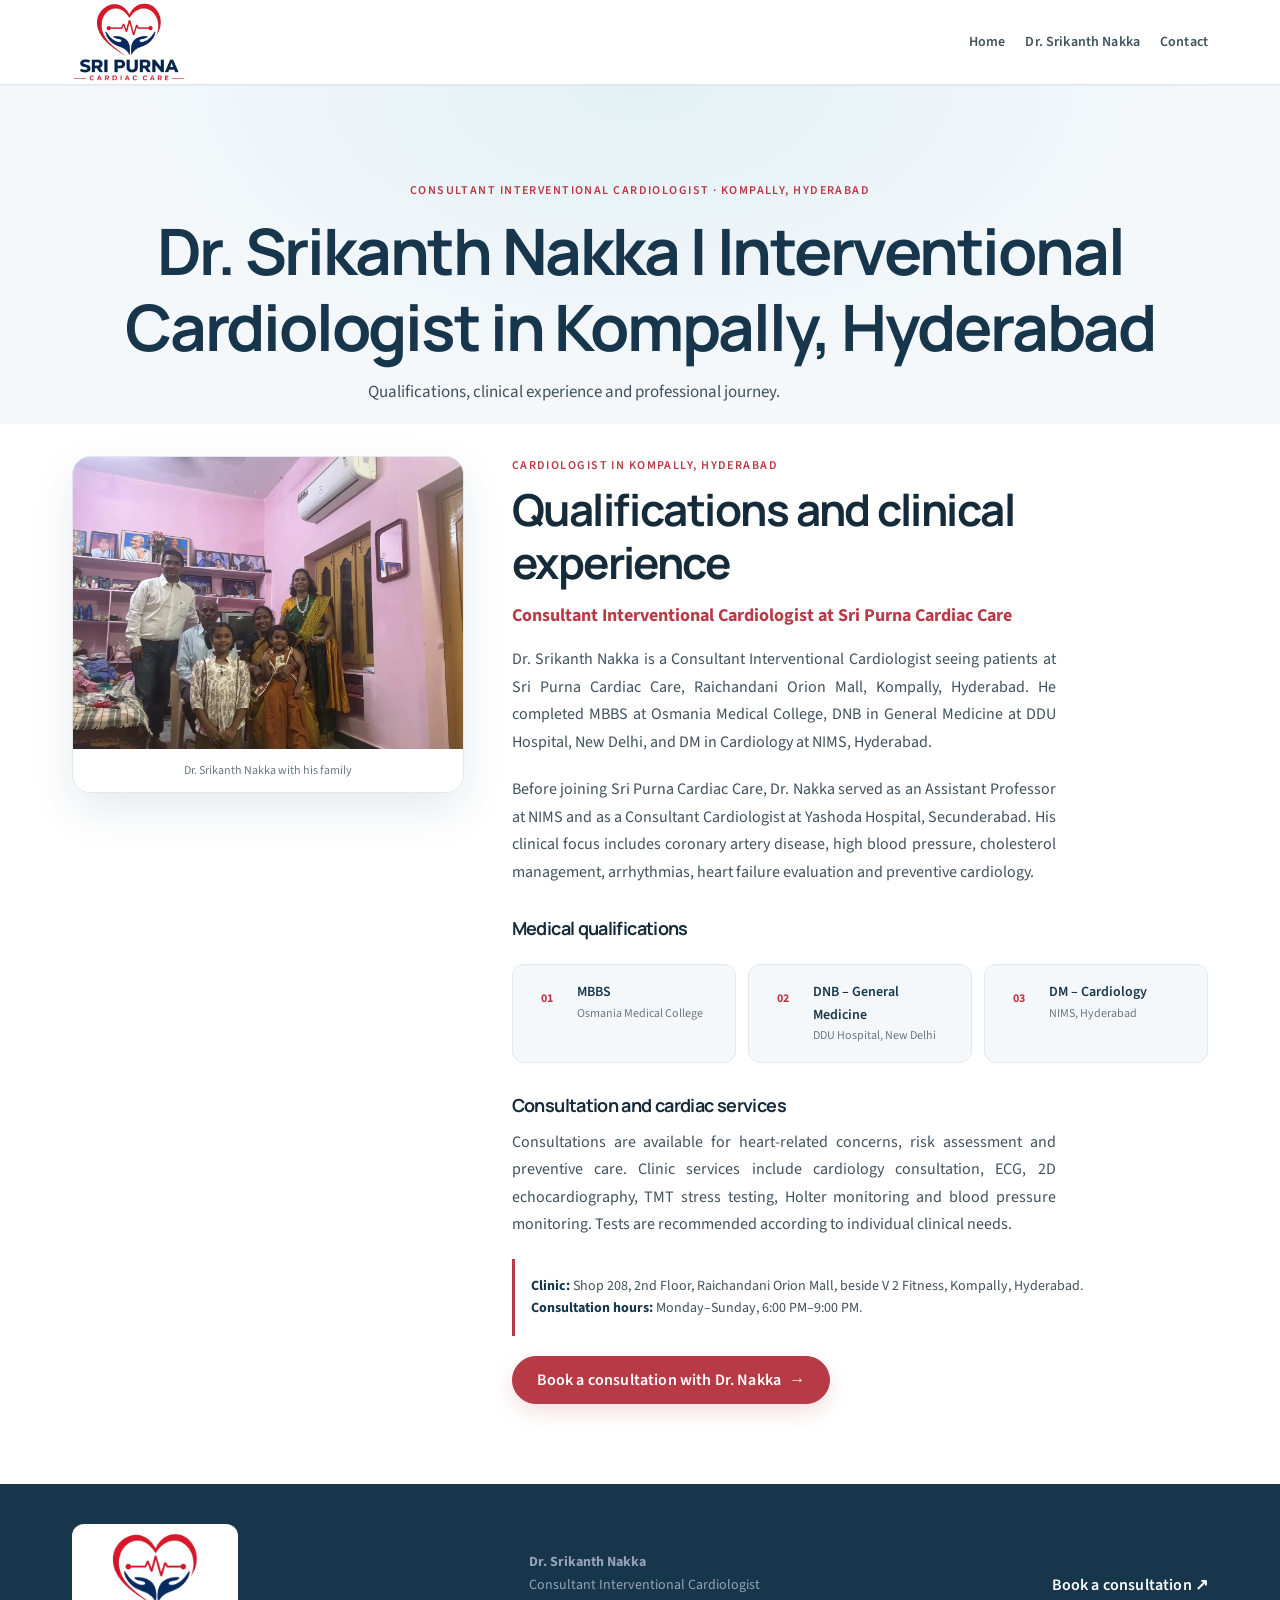
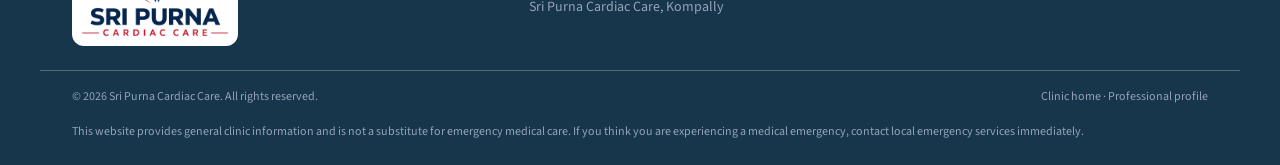
<file: dr-srikanth-nakka/index.html>
<!doctype html>
<html lang="en">
<head>
  <meta charset="utf-8">
  <meta name="viewport" content="width=device-width, initial-scale=1">
  <meta name="theme-color" content="#173653">
  <link rel="icon" href="../favicon.ico" sizes="any">
  <link rel="icon" type="image/png" sizes="32x32" href="../favicon-32x32.png">
  <link rel="icon" type="image/png" sizes="16x16" href="../favicon-16x16.png">
  <link rel="apple-touch-icon" sizes="180x180" href="../apple-touch-icon.png">
  <meta name="robots" content="index,follow">
  <title>Dr. Srikanth Nakka | Interventional Cardiologist, Kompally</title>
  <meta name="description" content="Meet Dr. Srikanth Nakka, Consultant Interventional Cardiologist at Sri Purna Cardiac Care, Kompally, Hyderabad. View his training, services and clinic details.">
  <link rel="canonical" href="https://www.drsrikanthnakka.in/dr-srikanth-nakka/">
  <meta property="og:type" content="profile">
  <meta property="og:title" content="Dr. Srikanth Nakka | Interventional Cardiologist, Kompally">
  <link rel="preload" href="../fonts/manrope-latin-variable.woff2" as="font" type="font/woff2" crossorigin>
  <link rel="preload" href="../fonts/source-sans-3-latin-variable.woff2" as="font" type="font/woff2" crossorigin>
  <meta property="og:description" content="Meet Dr. Srikanth Nakka at Sri Purna Cardiac Care, Kompally, Hyderabad. View his training, services and clinic details.">
  <meta property="og:url" content="https://www.drsrikanthnakka.in/dr-srikanth-nakka/">
  <meta property="og:site_name" content="Sri Purna Cardiac Care">
  <meta property="profile:first_name" content="Srikanth">
  <meta property="profile:last_name" content="Nakka">
  <meta property="og:image" content="https://www.drsrikanthnakka.in/images/dr-srikanth-nakka-at-sri-purna-cardiac-care.webp">
  <meta property="og:image:alt" content="Dr. Srikanth Nakka standing in blue scrubs beneath the Sri Purna Cardiac Care heart emblem">
  <meta property="og:image:type" content="image/webp">
  <meta property="og:image:width" content="987">
  <meta property="og:image:height" content="1280">
  <meta name="twitter:card" content="summary_large_image">
  <meta name="twitter:title" content="Dr. Srikanth Nakka | Interventional Cardiologist, Kompally">
  <meta name="twitter:description" content="Meet Dr. Srikanth Nakka at Sri Purna Cardiac Care, Kompally, Hyderabad. View his training, services and clinic details.">
  <meta name="twitter:image" content="https://www.drsrikanthnakka.in/images/dr-srikanth-nakka-at-sri-purna-cardiac-care.webp">
  <meta name="twitter:image:alt" content="Dr. Srikanth Nakka standing in blue scrubs beneath the Sri Purna Cardiac Care heart emblem">
  <link rel="stylesheet" href="../vendor/bootstrap/bootstrap-grid.min.css">
  <link rel="stylesheet" href="../vendor/bootstrap/bootstrap-utilities.min.css">
  <link rel="stylesheet" href="../styles.css">
  <script type="application/ld+json">
  {
    "@context": "https://schema.org",
    "@graph": [
      {
        "@type": "ProfilePage",
        "@id": "https://www.drsrikanthnakka.in/dr-srikanth-nakka/#profile",
        "url": "https://www.drsrikanthnakka.in/dr-srikanth-nakka/",
        "name": "Dr. Srikanth Nakka | Interventional Cardiologist, Kompally",
        "description": "Meet Dr. Srikanth Nakka, Consultant Interventional Cardiologist at Sri Purna Cardiac Care, Kompally, Hyderabad. View his training, services and clinic details.",
        "primaryImageOfPage": {
          "@type": "ImageObject",
          "url": "https://www.drsrikanthnakka.in/images/dr-srikanth-nakka-at-sri-purna-cardiac-care.webp",
          "contentUrl": "https://www.drsrikanthnakka.in/images/dr-srikanth-nakka-at-sri-purna-cardiac-care.webp",
          "width": 987,
          "height": 1280,
          "caption": "Dr. Srikanth Nakka at Sri Purna Cardiac Care"
        },
        "mainEntity": { "@id": "https://www.drsrikanthnakka.in/dr-srikanth-nakka/#person" }
      },
      {
        "@type": "Person",
        "@id": "https://www.drsrikanthnakka.in/dr-srikanth-nakka/#person",
        "name": "Dr. Srikanth Nakka",
        "honorificPrefix": "Dr.",
        "jobTitle": "Consultant Interventional Cardiologist",
        "description": "Consultant Interventional Cardiologist at Sri Purna Cardiac Care in Kompally, Hyderabad. His training includes MBBS, DNB in General Medicine and DM in Cardiology.",
        "url": "https://www.drsrikanthnakka.in/dr-srikanth-nakka/",
        "image": "https://www.drsrikanthnakka.in/images/dr-srikanth-nakka-at-sri-purna-cardiac-care.webp",
        "worksFor": {
          "@type": "MedicalClinic",
          "@id": "https://www.drsrikanthnakka.in/#clinic",
          "name": "Sri Purna Cardiac Care",
          "url": "https://www.drsrikanthnakka.in/"
        },
        "alumniOf": [
          { "@type": "CollegeOrUniversity", "name": "Osmania Medical College" },
          { "@type": "EducationalOrganization", "name": "DDU Hospital, New Delhi" },
          { "@type": "EducationalOrganization", "name": "Nizam's Institute of Medical Sciences, Hyderabad" }
        ],
        "knowsAbout": [
          "Interventional cardiology",
          "Coronary artery disease",
          "High blood pressure",
          "Cholesterol management",
          "Arrhythmias",
          "Heart failure evaluation",
          "Preventive cardiology"
        ]
      }
    ]
  }
  </script>
</head>
<body>
  <a class="skip-link" href="#main">Skip to content</a>
  <header class="site-header" id="top">
    <div class="container nav-wrap">
      <a class="brand" href="../" aria-label="Sri Purna Cardiac Care home">
        <img class="brand-logo" src="../images/sri-purna-cardiac-care-logo-user.webp" alt="Sri Purna Cardiac Care" width="768" height="540">
      </a>
      <button class="menu-toggle" id="menuToggle" aria-label="Open navigation" aria-expanded="false" aria-controls="primaryNav">
        <span aria-hidden="true"></span><span aria-hidden="true"></span><span aria-hidden="true"></span>
      </button>
      <nav class="nav" id="primaryNav" aria-label="Main navigation">
        <a href="../">Home</a>
        <a href="#doctor" aria-current="page">Dr. Srikanth Nakka</a>
        <a href="../#contact">Contact</a>
      </nav>
    </div>
  </header>
  <main id="main">
    <section class="doctor-page-heading" aria-labelledby="doctor-page-title">
      <div class="container">
        <div class="eyebrow"><span class="eyebrow-line"></span> Consultant Interventional Cardiologist · Kompally, Hyderabad</div>
        <h1 id="doctor-page-title">Dr. Srikanth Nakka | Interventional Cardiologist in Kompally, Hyderabad</h1>
        <p>Qualifications, clinical experience and professional journey.</p>
      </div>
    </section>
    <section class="section doctor-section" id="doctor" aria-labelledby="doctor-heading">
      <div class="container doctor-grid">
        <figure class="doctor-profile-photo doctor-family-photo">
          <img src="../images/dr-srikanth-nakka-family.webp" alt="Dr. Srikanth Nakka with his family" width="1280" height="959" loading="eager" decoding="async">
          <figcaption>Dr. Srikanth Nakka with his family</figcaption>
        </figure>
        <div class="doctor-copy">
          <div class="eyebrow"><span class="eyebrow-line"></span> Cardiologist in Kompally, Hyderabad</div>
          <h2 id="doctor-heading">Qualifications and clinical experience</h2>
          <p class="doctor-role">Consultant Interventional Cardiologist at Sri Purna Cardiac Care</p>
          <p class="body-copy">Dr. Srikanth Nakka is a Consultant Interventional Cardiologist seeing patients at Sri Purna Cardiac Care, Raichandani Orion Mall, Kompally, Hyderabad. He completed MBBS at Osmania Medical College, DNB in General Medicine at DDU Hospital, New Delhi, and DM in Cardiology at NIMS, Hyderabad.</p>
          <p class="body-copy">Before joining Sri Purna Cardiac Care, Dr. Nakka served as an Assistant Professor at NIMS and as a Consultant Cardiologist at Yashoda Hospital, Secunderabad. His clinical focus includes coronary artery disease, high blood pressure, cholesterol management, arrhythmias, heart failure evaluation and preventive cardiology.</p>
          <h3 class="career-heading">Medical qualifications</h3>
          <div class="qualifications">
            <div><span class="qual-icon">01</span><span><b>MBBS</b><small>Osmania Medical College</small></span></div>
            <div><span class="qual-icon">02</span><span><b>DNB – General Medicine</b><small>DDU Hospital, New Delhi</small></span></div>
            <div><span class="qual-icon">03</span><span><b>DM – Cardiology</b><small>NIMS, Hyderabad</small></span></div>
          </div>
          <h3 class="career-heading">Consultation and cardiac services</h3>
          <p class="body-copy">Consultations are available for heart-related concerns, risk assessment and preventive care. Clinic services include cardiology consultation, ECG, 2D echocardiography, TMT stress testing, Holter monitoring and blood pressure monitoring. Tests are recommended according to individual clinical needs.</p>
          <p class="doctor-visit"><strong>Clinic:</strong> Shop 208, 2nd Floor, Raichandani Orion Mall, beside V 2 Fitness, Kompally, Hyderabad.<br><strong>Consultation hours:</strong> Monday–Sunday, 6:00 PM–9:00 PM.</p>
          <a class="btn btn-primary" href="../#appointment">Book a consultation with Dr. Nakka <span>→</span></a>
        </div>
      </div>
    </section>

  </main>
  <footer class="footer">
    <div class="container footer-main">
      <a class="brand brand-footer" href="../" aria-label="Sri Purna Cardiac Care home"><img class="brand-logo" src="../images/sri-purna-cardiac-care-logo-user.webp" alt="Sri Purna Cardiac Care" width="768" height="540"></a>
      <p><strong>Dr. Srikanth Nakka</strong><br>Consultant Interventional Cardiologist<br>Sri Purna Cardiac Care, Kompally</p>
      <a class="footer-call" href="../#appointment">Book a consultation ↗</a>
    </div>
    <div class="container footer-bottom"><span>© <span id="year"></span> Sri Purna Cardiac Care. All rights reserved.</span><span><a href="../">Clinic home</a> · Professional profile</span></div>
    <div class="container medical-note">This website provides general clinic information and is not a substitute for emergency medical care. If you think you are experiencing a medical emergency, contact local emergency services immediately.</div>
  </footer>
  <script src="../script.js?v=24bdbc3"></script>
</body>
</html>
</file>
<file: styles.css>
/* ==========================================================================
   Sri Purna Cardiac Care — Modern Design System
   Mobile-first | self-hosted variable fonts | measured hierarchy | no italics
   ========================================================================== */

@font-face {
  font-family: "Manrope";
  src: url("fonts/manrope-latin-variable.woff2") format("woff2");
  font-style: normal;
  font-weight: 200 800;
  font-display: swap;
}

@font-face {
  font-family: "Source Sans 3";
  src: url("fonts/source-sans-3-latin-variable.woff2") format("woff2");
  font-style: normal;
  font-weight: 200 900;
  font-display: swap;
}

/* 1. Design Tokens */
:root {
  /* Fonts */
  --fs-heading: "Manrope", "Segoe UI", Arial, sans-serif;
  --fs-body: "Source Sans 3", "Segoe UI", Arial, sans-serif;

  /* Colors — Medical palette */
  --color-bg: #F5F8FB;
  --color-bg-white: #FFFFFF;
  --color-text: #152B3A;
  --color-text-secondary: #40515C;
  --color-text-muted: #697982;
  --color-brand: #B83A46;
  --color-brand-dark: #96323D;
  --color-navy: #17364B;
  --color-border: #E1E8EF;
  --color-focus: #B83A46;
  --color-success: #059669;

  /* Radius & Shadows */
  --radius: 0.75rem;
  --radius-lg: 1.125rem;
  --shadow: 0 10px 30px rgb(23 54 75 / 0.07);
  --shadow-hover: 0 16px 36px rgb(23 54 75 / 0.11);
  --transition: 220ms cubic-bezier(0.2, 0.8, 0.2, 1);

  /* Spacing (8px grid) */
  --space-1: 0.25rem;
  --space-2: 0.5rem;
  --space-3: 0.75rem;
  --space-4: 1rem;
  --space-5: 1.25rem;
  --space-6: 1.5rem;
  --space-8: 2rem;
  --space-10: 2.5rem;
  --space-12: 3rem;
  --space-16: 4rem;
  --space-20: 5rem;

  /* Typography scale (mobile first) */
  --text-xs: 0.75rem;
  --text-sm: 0.875rem;
  --text-base: 1rem;
  --text-lg: 1.125rem;
  --text-xl: 1.25rem;
  --text-2xl: 1.5rem;
  --text-3xl: 1.875rem;
  --text-4xl: 2.25rem;
  --text-5xl: 3rem;
  --text-6xl: 3.75rem;

  --leading-tight: 1.2;
  --leading-snug: 1.375;
  --leading-normal: 1.5;
  --leading-relaxed: 1.625;

  --container-max: 1200px;
  --container-padding: 1.5rem;

  /* Breakpoints (mobile first) */
  --bp-sm: 640px;
  --bp-md: 768px;
  --bp-lg: 1024px;
  --bp-xl: 1280px;
}

/* 2. Reset & Base */
*,
*::before,
*::after {
  box-sizing: border-box;
  margin: 0;
  padding: 0;
}

html {
  scroll-behavior: smooth;
  scroll-padding-top: 80px;
  font-size: 16px;
  -webkit-tap-highlight-color: transparent;
}

body {
  margin: 0;
  background: var(--color-bg);
  color: var(--color-text);
  font-family: var(--fs-body);
  font-size: clamp(1rem, 0.97rem + 0.16vw, 1.0625rem);
  font-weight: 400;
  line-height: var(--leading-relaxed);
  -webkit-font-smoothing: antialiased;
  overflow-x: hidden;
}

a {
  color: inherit;
  text-decoration: none;
  transition: color var(--transition);
}

button {
  font: inherit;
  cursor: pointer;
  background: none;
  border: none;
}

img {
  display: block;
  max-width: 100%;
  height: auto;
}

p {
  margin-bottom: var(--space-5);
  color: var(--color-text-secondary);
  line-height: var(--leading-relaxed);
  text-align: left;
  text-wrap: pretty;
}

/* 3. Typography — No slanting anywhere */
h1, h2, h3, h4, h5, h6 {
  font-family: var(--fs-heading);
  font-weight: 680;
  line-height: var(--leading-tight);
  color: var(--color-text);
  letter-spacing: -0.035em;
  font-style: normal !important;
}

h1 { font-size: clamp(2.25rem, 9vw, 3.75rem); margin-bottom: var(--space-5); }
h2 { font-size: clamp(1.75rem, 6vw, 2.75rem); margin-bottom: var(--space-4); }
h3 { font-size: clamp(1.25rem, 4vw, 1.75rem); margin-bottom: var(--space-3); }
h4 { font-size: var(--text-lg); margin-bottom: var(--space-3); }

/* Hero title — uniform heading */
.hero h1 {
  font-size: clamp(2.5rem, 5.8vw, 4.5rem);
  font-weight: 700;
  margin-bottom: var(--space-4);
  line-height: 1.02;
  letter-spacing: -0.045em;
  text-wrap: balance;
}

.hero-headline-accent {
  display: block;
  color: var(--color-brand-dark);
}

/* Eyebrow / badge labels — body font, no slant */
.eyebrow {
  font-family: var(--fs-body);
  font-size: var(--text-xs);
  font-weight: 600;
  letter-spacing: 0.12em;
  text-transform: uppercase;
  color: var(--color-brand);
  margin-bottom: var(--space-2);
  display: block;
}

/* 4. Layout */
.container {
  width: 100%;
  max-width: var(--container-max);
  margin-inline: auto;
  padding-inline: var(--container-padding);
}

.section {
  padding: var(--space-12) 0;
}

.skip-link {
  position: absolute;
  top: var(--space-3);
  left: -100%;
  z-index: 1000;
  padding: var(--space-2) var(--space-4);
  background: var(--color-bg-white);
  color: var(--color-navy);
  font-family: var(--fs-body);
  font-size: var(--text-sm);
  font-weight: 600;
  border-radius: var(--radius);
  box-shadow: var(--shadow);
  transition: left 0.2s ease;
}
.skip-link:focus {
  left: var(--space-3);
  outline: 3px solid var(--color-focus);
  outline-offset: 2px;
}

/* 5. Header / Navigation */
.site-header {
  position: sticky;
  top: 0;
  z-index: 100;
  background: var(--color-bg-white);
  border-bottom: 1px solid var(--color-border);
  box-shadow: 0 1px 0 rgb(21 43 58 / 0.04);
}

.nav-wrap {
  display: flex;
  align-items: center;
  justify-content: space-between;
  height: 80px;
  gap: var(--space-4);
}

.brand {
  display: inline-flex;
  align-items: center;
}

.brand-logo {
  display: block;
  width: clamp(124px, 19.5vw, 150px);
  height: clamp(72px, 10.4vw, 80px);
  object-fit: contain;
  object-position: left center;
  transition: width 180ms ease, height 180ms ease;
}

.nav {
  display: flex;
  align-items: center;
  gap: var(--space-5);
  font-family: var(--fs-body);
  font-size: var(--text-sm);
  font-weight: 600;
  letter-spacing: 0.01em;
  color: var(--color-text);
}

.nav > a {
  color: var(--color-text-secondary);
  padding: var(--space-2) 0;
  position: relative;
  font-weight: 700;
  transition: color var(--transition);
}

.nav > a:hover,
.nav > a:focus {
  color: var(--color-brand);
}

.menu-toggle {
  display: none;
  width: 44px;
  height: 44px;
  padding: var(--space-2);
  border: 1px solid var(--color-border);
  border-radius: var(--radius);
  background: var(--color-bg-white);
}

.menu-toggle span {
  display: block;
  height: 2px;
  margin: 5px 0;
  background: var(--color-text);
}

/* 6. Buttons — uniform, no slant */
.btn {
  display: inline-flex;
  align-items: center;
  justify-content: center;
  gap: var(--space-2);
  min-height: 48px;
  padding: 0 var(--space-6);
  border: 1px solid transparent;
  border-radius: 999px;
  font-family: var(--fs-body);
  font-size: var(--text-base);
  font-weight: 700;
  letter-spacing: 0.01em;
  transition: transform var(--transition), background-color var(--transition), border-color var(--transition), color var(--transition), box-shadow var(--transition);
  text-align: center;
  cursor: pointer;
}

.btn-primary {
  background: var(--color-brand);
  color: var(--color-bg-white);
  border-color: var(--color-brand);
  box-shadow: 0 8px 20px rgb(184 58 70 / 0.16);
}

.btn-primary:hover {
  background: var(--color-brand-dark);
  border-color: var(--color-brand-dark);
  transform: translateY(-1px);
  box-shadow: 0 12px 24px rgb(184 58 70 / 0.22);
}

.btn-block {
  width: 100%;
}

/* 7. Hero — mobile-first stack */
.hero {
  padding: clamp(2.75rem, 6vw, 5.5rem) 0 clamp(2.5rem, 5vw, 4rem);
  background: radial-gradient(ellipse at 82% 40%, rgb(223 235 246 / 0.42), transparent 42%), var(--color-bg-white);
}

.hero-grid {
  display: grid;
  gap: clamp(2rem, 6vw, 5rem);
  align-items: center;
}

.hero-content {
  max-width: 560px;
}

.hero-media {
  position: relative;
  z-index: 0;
  isolation: isolate;
  width: min(100%, 470px);
  margin-inline: auto;
  padding: 9px;
  border: 1px solid rgb(225 232 239 / 0.85);
  border-radius: 1.35rem;
  background: linear-gradient(145deg, #fff, #f3f7fa);
  box-shadow: 0 24px 60px rgb(23 54 75 / 0.12);
}

.hero-media img {
  width: 100%;
  max-width: none;
  border-radius: 1rem;
  border: 0;
  box-shadow: none;
  margin: 0 auto;
  aspect-ratio: 1 / 1;
  object-fit: cover;
  object-position: center 26%;
  animation: hero-image-reveal 680ms cubic-bezier(0.2, 0.8, 0.2, 1) both;
}

.hero-role {
  margin: 0 0 var(--space-3);
  color: var(--color-navy);
  font-size: clamp(1.15rem, 2vw, 1.35rem);
  font-weight: 700;
  line-height: 1.4;
}

.hero-lead {
  max-width: 58ch;
  font-size: clamp(1rem, 1.4vw, 1.125rem);
  line-height: 1.7;
}
.hero-actions {
  display: flex;
  flex-direction: column;
  gap: var(--space-3);
  margin-top: var(--space-5);
}

.hero-actions .btn {
  width: 100%;
}

.hero-bottom {
  display: flex;
  grid-template-columns: 1fr auto;
  gap: var(--space-3) var(--space-5);
  margin-top: var(--space-8);
  padding-top: var(--space-6);
  border-top: 1px solid var(--color-border);
  color: var(--color-text-muted);
  font-family: var(--fs-body);
  font-size: var(--text-sm);
  flex-direction: column;
  align-items: flex-start;
  flex-wrap: wrap;
}

.hero-bottom > span {
  color: var(--color-brand);
  font-weight: 600;
  letter-spacing: 0.08em;
  text-transform: uppercase;
  font-size: var(--text-xs);
}

.hero-bottom strong {
  color: var(--color-navy);
  font-weight: 700;
}

.hero-bottom i {
  width: 6px;
  height: 6px;
  border-radius: 50%;
  background: var(--color-brand);
  display: inline-block;
  margin: 0;
}

.hero-bottom a {
  color: var(--color-navy);
  font-weight: 600;
  justify-self: end;
  margin-left: 0;
}

/* 9. Section Headings */
.section-heading {
  display: flex;
  flex-direction: column;
  gap: var(--space-3);
  margin-bottom: var(--space-8);
  text-align: center;
}
.home-page .section-heading { text-align: left; }
.section-heading > .body-copy {
  max-width: 600px;
  margin-inline: auto;
  color: var(--color-text-secondary);
  font-size: var(--text-lg);
}

.about-section {
  background: var(--color-bg);
}

.about-grid {
  display: grid;
  grid-template-columns: minmax(0, 0.9fr) minmax(0, 1.1fr);
  align-items: center;
  gap: clamp(2rem, 6vw, 5rem);
}

.about-grid h2 { max-width: 18ch; }
.about-copy { max-width: 66ch; }

/* Services section — Bootstrap 5 grid, clinic palette, and consistent photo cards. */
.services-section {
  background: var(--color-bg-white);
}

.service-card {
  min-height: 32.5rem;
  overflow: hidden;
  padding: 0;
  border: 1px solid var(--color-border);
  border-radius: var(--radius-lg);
  background: var(--color-bg-white);
  box-shadow: 0 8px 24px rgb(23 54 75 / 0.045);
  transition: transform var(--transition), border-color var(--transition), box-shadow var(--transition);
}

.service-card:hover {
  border-color: var(--color-brand);
  box-shadow: var(--shadow-hover);
  transform: translateY(-3px);
}

.service-card-image {
  overflow: hidden;
  aspect-ratio: 4 / 3;
  margin: 0;
  background: var(--color-bg-white);
}

.service-card-image img {
  display: block;
  width: 100%;
  height: 100%;
  object-fit: cover;
  object-position: center;
  transition: transform 420ms ease;
}

.service-card:hover .service-card-image img {
  transform: scale(1.035);
}

.service-photo-ecg img {
  object-position: center 55%;
}

.service-photo-pressure img {
  object-position: center 60%;
}

.service-card-content {
  min-width: 0;
}

.service-number {
  display: block;
  margin-bottom: var(--space-2);
  color: var(--color-brand);
  font-size: var(--text-xs);
  font-weight: 700;
  letter-spacing: 0.14em;
}

.service-card h3 {
  font-size: var(--text-lg);
}

.service-card p {
  color: var(--color-text-secondary);
  font-size: var(--text-sm);
}

.service-action {
  display: inline-flex;
  align-items: center;
  justify-content: space-between;
  gap: var(--space-2);
  min-height: 44px;
  border-top: 1px solid var(--color-border);
  padding-top: var(--space-3);
  color: var(--color-brand-dark);
  font-family: var(--fs-body);
  font-size: var(--text-sm);
  font-weight: 700;
}

.service-action:hover,
.service-action:focus-visible {
  color: var(--color-brand);
}

.service-procedure-note {
  overflow: hidden;
  border: 1px solid var(--color-border);
  border-radius: var(--radius-lg);
  background: var(--color-bg-white);
}

.service-procedure-image {
  display: block;
  width: 100%;
  aspect-ratio: 4 / 3;
  object-fit: cover;
  object-position: center;
}

.service-procedure-copy {
  display: flex;
  min-height: 100%;
  flex-direction: column;
  justify-content: center;
}

.service-procedure-label {
  display: block;
  margin-bottom: var(--space-3);
  color: var(--color-brand);
  font-size: var(--text-xs);
  font-weight: 700;
  letter-spacing: 0.12em;
  text-transform: uppercase;
}

.service-disclaimer {
  color: var(--color-navy);
  font-size: var(--text-sm);
  line-height: var(--leading-relaxed);
}

/* 11. Doctor Section */
.doctor-section {
  background: var(--color-bg-white);
}

.doctor-grid {
  display: grid;
  grid-template-columns: 1fr;
  gap: var(--space-8);
  align-items: start;
}

.doctor-copy h2,
.doctor-copy h3 {
  margin-bottom: var(--space-3);
}

.doctor-role {
  color: var(--color-brand);
  font-family: var(--fs-body);
  font-weight: 700;
  font-size: var(--text-lg);
  margin-bottom: var(--space-4);
  display: block;
}

.body-copy {
  color: var(--color-text-secondary);
  font-size: var(--text-base);
  margin-bottom: var(--space-5);
}

.qualifications {
  display: grid;
  grid-template-columns: repeat(auto-fit, minmax(200px, 1fr));
  gap: var(--space-3);
  margin: var(--space-6) 0;
}

.qualifications > div {
  display: flex;
  align-items: flex-start;
  gap: var(--space-3);
  padding: var(--space-4);
  border: 1px solid var(--color-border);
  border-radius: var(--radius);
  background: var(--color-bg);
}

.qual-icon {
  width: 36px;
  height: 36px;
  border-radius: var(--radius);
  background: var(--color-bg);
  color: var(--color-brand);
  display: grid;
  place-items: center;
  font-size: var(--text-xs);
  font-weight: 700;
  flex-shrink: 0;
}

.qualifications span:last-child {
  display: flex;
  flex-direction: column;
}

.qualifications b {
  color: var(--color-navy);
  font-family: var(--fs-body);
  font-weight: 600;
  font-size: var(--text-sm);
}

.qualifications small {
  color: var(--color-text-muted);
  font-family: var(--fs-body);
  font-size: var(--text-xs);
}

.text-link {
  display: inline-flex;
  align-items: center;
  gap: var(--space-2);
  color: var(--color-navy);
  font-family: var(--fs-body);
  font-size: var(--text-base);
  font-weight: 600;
  letter-spacing: 0.01em;
}

.text-link:hover {
  color: var(--color-brand);
}

.career-heading {
  margin: var(--space-8) 0 var(--space-3);
  font-size: var(--text-lg);
}

/* 13. Contact / Visit */
.visit-header {
  max-width: 720px;
  margin-bottom: var(--space-8);
}

.visit-header h2 {
  margin-bottom: var(--space-3);
}

.visit-grid {
  display: grid;
  grid-template-columns: 1fr;
  gap: var(--space-6);
  align-items: start;
}

.visit-subheading {
  margin-bottom: var(--space-5);
  font-size: var(--text-lg);
}

.visit-copy {
  padding: var(--space-6);
  border: 1px solid var(--color-border);
  border-radius: var(--radius-lg);
  background: var(--color-bg-white);
  box-shadow: var(--shadow);
}

.contact-detail {
  display: flex;
  align-items: flex-start;
  gap: var(--space-3);
  margin-bottom: var(--space-5);
}

.detail-icon {
  width: 40px;
  height: 40px;
  border-radius: var(--radius);
  border: 1px solid var(--color-border);
  background: var(--color-bg-white);
  color: var(--color-brand);
  display: grid;
  place-items: center;
  font-size: var(--text-lg);
  flex-shrink: 0;
}

.contact-detail b {
  color: var(--color-navy);
  font-family: var(--fs-body);
  font-weight: 600;
  font-size: var(--text-sm);
  display: block;
}

.contact-detail small {
  color: var(--color-text-muted);
  font-family: var(--fs-body);
  font-size: var(--text-sm);
  line-height: 1.5;
}

.contact-detail a:hover {
  color: var(--color-brand);
}

.map-card {
  overflow: hidden;
  border: 1px solid var(--color-border);
  border-radius: var(--radius-lg);
  background: var(--color-bg-white);
  box-shadow: var(--shadow);
}

.map-card iframe {
  width: 100%;
  height: 300px;
  border: 0;
  border-radius: var(--radius-lg);
}

.map-caption {
  display: flex;
  align-items: center;
  gap: var(--space-3);
  padding: var(--space-4);
}

.map-pin {
  width: 40px;
  height: 40px;
  border-radius: var(--radius);
  border: 1px solid var(--color-border);
  background: var(--color-bg);
  color: var(--color-brand);
  display: grid;
  place-items: center;
  font-size: var(--text-lg);
  flex-shrink: 0;
}

.map-caption b {
  color: var(--color-navy);
  font-family: var(--fs-body);
  font-weight: 600;
  font-size: var(--text-sm);
}

.map-caption small {
  color: var(--color-text-muted);
  font-family: var(--fs-body);
  font-size: var(--text-xs);
}

.map-caption > a {
  margin-left: auto;
  color: var(--color-navy);
  font-weight: 600;
  font-family: var(--fs-body);
  font-size: var(--text-sm);
}

/* 14. Footer */
.footer {
  padding: var(--space-10) 0 var(--space-6);
  background: var(--color-navy);
  color: #94A3B8;
}

.footer-main {
  display: flex;
  flex-direction: column;
  gap: var(--space-6);
  padding-bottom: var(--space-6);
  border-bottom: 1px solid rgba(220, 229, 235, 0.3);
}

.brand-footer {
  padding: var(--space-2);
  border-radius: var(--radius);
  background: var(--color-bg-white);
  width: fit-content;
}

.brand-footer .brand-logo {
  width: 150px;
  height: auto;
}

.footer-main > p {
  margin: 0;
  color: #94A3B8;
  font-family: var(--fs-body);
  font-size: var(--text-sm);
  line-height: 1.6;
}

.footer-call {
  color: var(--color-bg-white);
  font-family: var(--fs-body);
  font-size: var(--text-base);
  font-weight: 600;
  letter-spacing: 0.01em;
}

.footer-call:hover {
  color: #94A3B8;
}

.social-links {
  display: inline-flex;
  align-items: center;
  gap: var(--space-2);
}

.social-link {
  display: inline-grid;
  width: 44px;
  height: 44px;
  flex: 0 0 44px;
  place-items: center;
  border: 1px solid currentColor;
  border-radius: 50%;
  color: inherit;
  transition: background-color var(--transition), border-color var(--transition), color var(--transition), transform var(--transition);
}

.social-link svg {
  display: block;
  width: 21px;
  height: 21px;
}

.footer .social-link {
  border-color: rgb(255 255 255 / 0.4);
  color: var(--color-bg-white);
}

.footer .social-link:hover {
  border-color: var(--color-bg-white);
  background: var(--color-bg-white);
  color: var(--color-navy);
}

.footer-bottom {
  display: flex;
  flex-direction: column;
  gap: var(--space-3);
  padding-top: var(--space-4);
  color: #94A3B8;
  font-family: var(--fs-body);
  font-size: var(--text-xs);
}

.medical-note {
  margin-top: var(--space-4);
  color: #94A3B8;
  font-size: var(--text-xs);
  line-height: 1.6;
}

/* 15. Appointment form inside the contact section */
.appointment-card {
  padding: clamp(1.25rem, 3vw, 2rem);
  background: var(--color-bg-white);
  border: 1px solid var(--color-border);
  border-radius: var(--radius-lg);
  box-shadow: var(--shadow);
  scroll-margin-top: 96px;
}

.appointment-card-title {
  margin-bottom: var(--space-2);
  font-size: clamp(1.5rem, 4vw, 2rem);
}

.appointment-card-lead {
  margin-bottom: var(--space-6);
  color: var(--color-text-secondary);
  font-size: var(--text-sm);
  line-height: 1.6;
}

.form-grid {
  display: grid;
  grid-template-columns: minmax(0, 1fr);
  gap: 14px;
}

.form-group {
  min-width: 0;
  margin-bottom: 0;
}

.visually-hidden {
  position: absolute;
  width: 1px;
  height: 1px;
  padding: 0;
  margin: -1px;
  overflow: hidden;
  clip: rect(0, 0, 0, 0);
  white-space: nowrap;
  border: 0;
}

.form-group label {
  display: block;
  font-family: var(--fs-body);
  font-size: var(--text-sm);
  font-weight: 600;
  color: var(--color-text);
  margin-bottom: var(--space-2);
  letter-spacing: 0.01em;
}

.form-group .required {
  color: var(--color-brand);
}

.form-group input,
.form-group select,
.form-group textarea {
  width: 100%;
  min-height: 54px;
  padding: 0 14px;
  border: 1px solid var(--color-border);
  border-radius: 0.75rem;
  font-family: var(--fs-body);
  font-size: var(--text-base);
  font-weight: 600;
  color: var(--color-text);
  background: var(--color-bg-white);
  box-shadow: none;
  transition: border-color 160ms ease, box-shadow 160ms ease;
}

.form-group input:focus,
.form-group select:focus,
.form-group textarea:focus {
  outline: none;
  border-color: var(--color-brand);
  box-shadow: 0 0 0 4px rgb(184 58 70 / 0.12);
}

.form-group input::placeholder,
.form-group textarea::placeholder {
  color: #64748B;
  opacity: 1;
}

.form-group textarea {
  resize: vertical;
  min-height: 112px;
  padding: 14px;
}

.appointment-card #formSubmit { margin-top: var(--space-4); }

.form-status {
  display: none;
  margin-top: var(--space-4);
  padding: var(--space-3) var(--space-4);
  border: 1px solid #A7F3D0;
  background: #ECFDF5;
  color: #065F46;
  border-radius: var(--radius);
  font-family: var(--fs-body);
  font-size: var(--text-sm);
  line-height: 1.5;
}

.form-status.is-visible {
  display: block;
}

/* Focus states */
:focus-visible {
  outline: 3px solid var(--color-focus);
  outline-offset: 2px;
}

/* 17. Mobile-first responsive enhancements */
@media (min-width: 640px) {
  .nav-wrap { height: 84px; }
  .hero { padding: var(--space-16) 0 var(--space-16); }
  .section { padding: var(--space-16) 0; }
}

@media (min-width: 768px) {
  .menu-toggle { display: none !important; }
  .nav { display: flex; gap: var(--space-8); }
  .hero-grid {
    grid-template-columns: 1fr 1fr;
    align-items: center;
    gap: var(--space-12);
  }
  .hero-actions {
    flex-direction: row;
    gap: var(--space-3);
  }
  .hero-actions .btn { width: auto; }
  .hero-bottom {
    flex-direction: row;
    align-items: center;
    justify-content: space-between;
    gap: var(--space-4);
  }
  .hero-bottom a { justify-self: auto;
  margin-left: auto;
}
  .section-heading {
    flex-direction: row;
    align-items: center;
    justify-content: space-between;
    text-align: left;
  }
  .section-heading > .body-copy {
    max-width: 480px;
    margin-inline: 0;
    text-align: left;
  }
  .visit-grid {
    grid-template-columns: 1fr 1.15fr;
    gap: var(--space-8);
  }
  .visit-grid .map-card {
    grid-column: 1 / -1;
  }
  .footer-main {
    flex-direction: row;
    align-items: center;
    justify-content: space-between;
  }
  .footer-bottom {
    flex-direction: row;
    justify-content: space-between;
    align-items: center;
  }
}

@media (min-width: 1024px) {
  :root { --container-padding: 2rem; }
  .section { padding: var(--space-20) 0; }
  .service-grid { grid-template-columns: repeat(4, 1fr); }
  .doctor-grid { grid-template-columns: 1fr 1fr; gap: var(--space-12); }
  .qualifications { grid-template-columns: repeat(3, 1fr); }
}

@media (prefers-reduced-motion: reduce) {
  html { scroll-behavior: auto; }
  *, *::before, *::after { transition-duration: 0.01ms !important; animation-duration: 0.01ms !important; }
}

/* Mobile navigation and layout safeguards */
.menu-toggle {
  display: inline-flex;
  flex-direction: column;
  align-items: center;
  justify-content: center;
  gap: 5px;
  flex: 0 0 44px;
  border: 0;
  background: transparent;
  color: var(--color-brand);
}

.menu-toggle > span {
  display: block;
  width: 22px;
  height: 2px;
  margin: 0;
  border-radius: 2px;
  background: var(--color-navy);
}

.nav-wrap { position: relative; }

.nav {
  position: absolute;
  top: 100%;
  left: 0;
  right: 0;
  z-index: 110;
  display: flex;
  flex-direction: column;
  align-items: stretch;
  gap: 0;
  max-height: 0;
  overflow: hidden;
  padding: 0 1.5rem;
  opacity: 0;
  visibility: hidden;
  pointer-events: none;
  transform: translateY(-8px);
  background: var(--color-bg-white);
  border-bottom: 1px solid transparent;
  box-shadow: var(--shadow);
  transition: max-height 260ms ease, padding 220ms ease, opacity 160ms ease,
    transform 260ms ease, visibility 0s linear 260ms;
}

.nav.open {
  max-height: 280px;
  padding: 0.5rem 1.5rem 1rem;
  opacity: 1;
  visibility: visible;
  pointer-events: auto;
  transform: translateY(0);
  border-bottom: 1px solid var(--color-border);
  transition: max-height 260ms ease, padding 220ms ease, opacity 160ms ease,
    transform 260ms ease, visibility 0s;
}

.nav.open > a {
  padding: 0.75rem 0;
  border-bottom: 1px solid var(--color-border);
}

.nav.open > a:last-child { border-bottom: 0; }

@media (min-width: 768px) {
  .menu-toggle { display: none; }
  .nav {
    position: static;
    display: flex;
    flex-direction: row;
    align-items: center;
    max-height: none;
    overflow: visible;
    padding: 0;
    opacity: 1;
    visibility: visible;
    pointer-events: auto;
    transform: none;
    border: 0;
    box-shadow: none;
    transition: none;
    gap: var(--space-5);
  }
  .nav.open {
    position: static;
    flex-direction: row;
    align-items: center;
    padding: 0;
    border: 0;
    box-shadow: none;
  }
  .nav.open > a { padding: var(--space-2) 0; border: 0; }
}

@media (max-width: 420px) {
  :root { --container-padding: 1rem; }
  .hero-bottom { grid-template-columns: 1fr; }
  .hero-bottom a { justify-self: start; }
  .visit-copy, .appointment-card { padding: var(--space-4); }
}

@media (min-width: 1024px) {
  .doctor-grid { grid-template-columns: minmax(240px, 0.72fr) minmax(0, 1.28fr); }
}


/* Doctor profile visibility and readable credentials */
.hero-credentials {
  margin: -0.5rem 0 var(--space-4);
  color: var(--color-navy);
  font-size: var(--text-sm);
  font-weight: 600;
}

.doctor-grid {
  grid-template-columns: minmax(220px, 0.72fr) minmax(0, 1.28fr);
  align-items: start;
}

.doctor-profile-photo {
  overflow: hidden;
  border: 1px solid var(--color-border);
  border-radius: var(--radius-lg);
  background: var(--color-bg-white);
  box-shadow: 0 18px 42px rgb(23 54 75 / 0.10);
}

.doctor-profile-photo img {
  width: 100%;
  max-height: 620px;
  object-fit: cover;
  object-position: center 30%;
}

.doctor-family-photo img {
  max-height: none;
  object-fit: contain;
  object-position: center;
}

.doctor-profile-photo figcaption {
  padding: var(--space-3) var(--space-4);
  color: var(--color-text-muted);
  font-size: var(--text-xs);
  text-align: center;
  background: var(--color-bg-white);
}

.doctor-visit {
  padding: var(--space-4);
  border-left: 3px solid var(--color-brand);
  background: var(--color-bg-white);
  color: var(--color-text-secondary);
  font-size: var(--text-sm);
}

.doctor-visit strong { color: var(--color-navy); }

@media (max-width: 767px) {
  .doctor-grid { grid-template-columns: 1fr; }
  .doctor-profile-photo { max-width: 420px; margin-inline: auto; }
  .doctor-profile-photo img { max-height: 480px; }
}

@media (max-width: 767px) {
  .hero-grid {
    grid-template-areas:
      "photo"
      "content";
  }

  .hero-media {
    grid-area: photo;
    animation: hero-photo-enter 420ms ease-out both;
  }

  .hero-content { grid-area: content; }
}

@keyframes hero-image-reveal {
  from { opacity: 0.84; transform: scale(0.96); }
  to { opacity: 1; transform: scale(1); }
}

@keyframes hero-photo-enter {
  from { opacity: 0; transform: translateY(10px); }
  to { opacity: 1; transform: translateY(0); }
}

@media (prefers-reduced-motion: reduce) {
  .hero-media,
  .hero-media img { animation: none; }
  .nav { transition: none; }
}

@media (max-width: 767px) {
  .about-grid { grid-template-columns: minmax(0, 1fr); gap: var(--space-6); }

  .hero-bottom i { display: none; }
}

/* 18. Dr. Nakka's photo gallery */
.gallery-section {
  overflow: hidden;
  background:
    radial-gradient(ellipse at 100% 0%, rgb(220 238 242 / 0.56), transparent 44%),
    #F8FAFC;
}

.gallery-heading { margin-bottom: clamp(1.75rem, 4vw, 3rem); }
.gallery-heading h2 { max-width: 650px; }
.gallery-heading > .body-copy { max-width: 430px; }

.gallery-grid {
  display: grid;
  grid-template-columns: minmax(0, 1fr);
  gap: 1rem;
}

.gallery-card {
  position: relative;
  min-width: 0;
  overflow: hidden;
  margin: 0;
  border: 1px solid rgb(23 54 75 / 0.08);
  border-radius: 1rem;
  background: #fff;
  box-shadow: 0 12px 32px rgb(23 54 75 / 0.08);
  transition: transform var(--transition), box-shadow var(--transition);
}

.gallery-card:hover {
  transform: translateY(-3px);
  box-shadow: 0 20px 42px rgb(23 54 75 / 0.14);
}

.gallery-card > a {
  position: relative;
  display: block;
  overflow: hidden;
  background: #E6EEF2;
  aspect-ratio: 4 / 3;
}

.gallery-card-feature > a { aspect-ratio: 4 / 3; }

.gallery-card img {
  width: 100%;
  height: 100%;
  object-fit: cover;
  object-position: center;
  transition: transform 420ms cubic-bezier(0.2, 0.8, 0.2, 1);
}

.gallery-card-feature img { object-position: center 67%; }
.gallery-card:hover img { transform: scale(1.035); }

.gallery-open {
  position: absolute;
  right: 0.85rem;
  bottom: 0.85rem;
  display: grid;
  width: 2.5rem;
  height: 2.5rem;
  place-items: center;
  border: 1px solid rgb(255 255 255 / 0.6);
  border-radius: 50%;
  background: rgb(17 43 61 / 0.76);
  color: #fff;
  font-size: 1.15rem;
  opacity: 0;
  transform: translateY(4px);
  transition: opacity var(--transition), transform var(--transition);
}

.gallery-card:hover .gallery-open,
.gallery-card a:focus-visible .gallery-open { opacity: 1; transform: translateY(0); }

.gallery-card figcaption {
  display: grid;
  gap: 0.22rem;
  padding: 0.9rem 1rem 1rem;
}

.gallery-card figcaption span {
  color: var(--color-brand);
  font-size: 0.68rem;
  font-weight: 800;
  letter-spacing: 0.11em;
  text-transform: uppercase;
}
.gallery-card figcaption strong {
  color: var(--color-navy);
  font-size: 0.96rem;
  font-weight: 750;
  line-height: 1.35;
}
.home-page .career-gallery .career-photo figcaption span {
  font-size: var(--text-xs);
  font-weight: 700;
}
.home-page .career-gallery .career-photo figcaption strong {
  font-size: var(--text-base);
  font-weight: 700;
}

.gallery-note {
  margin: 1rem 0 0;
  color: var(--color-text-muted);
  font-size: var(--text-xs);
}

@media (min-width: 640px) {
  .gallery-grid { grid-template-columns: repeat(2, minmax(0, 1fr)); gap: 1.25rem; }
  .gallery-card-feature { grid-column: span 2; }
  .gallery-card-feature > a { aspect-ratio: 16 / 8; }
}

@media (min-width: 1024px) {
  .gallery-grid {
    grid-template-columns: repeat(12, minmax(0, 1fr));
    grid-auto-rows: minmax(115px, auto);
    gap: 1.25rem;
  }
  .gallery-card-feature { grid-column: span 7; grid-row: span 2; }
  .gallery-card-feature > a { aspect-ratio: auto; height: 100%; min-height: 280px; }
  .gallery-card:nth-child(2) { grid-column: span 5; }
  .gallery-card:nth-child(3) { grid-column: span 5; }
  .gallery-card:nth-child(n+4) { grid-column: span 4; }
  .gallery-card:not(.gallery-card-feature) > a { aspect-ratio: 16 / 10; }
}

@media (prefers-reduced-motion: reduce) {
  .gallery-card, .gallery-card img, .gallery-open { transition: none; }
}

.gallery-card-portrait > a { aspect-ratio: 3 / 4; }
.gallery-card-portrait img { object-fit: contain; background: #E6EEF2; }
.gallery-card-portrait:hover img { transform: none; }
.gallery-card-wide > a { aspect-ratio: 1916 / 915; }

@media (min-width: 1024px) {
  .gallery-card-portrait { grid-column: span 3; grid-row: span 3; }
}

/* Dedicated physician profile page */
.doctor-page-heading {
  padding: clamp(3.5rem, 8vw, 6rem) 0 1rem;
  background: radial-gradient(ellipse at 50% 0%, rgb(220 238 242 / 0.72), transparent 64%);
  text-align: center;
}
.doctor-page-heading .eyebrow { margin-bottom: 0.75rem; }
.doctor-page-heading h1 {
  margin: 0 auto 0.75rem;
  color: var(--color-navy);
  font-size: clamp(2.25rem, 6vw, 4rem);
}
.doctor-page-heading p {
  max-width: 620px;
  margin: 0 auto;
  color: var(--color-text-secondary);
}
.doctor-page-heading + .doctor-section { padding-top: var(--space-8); }
.doctor-profile-cta {
  position: relative;
  isolation: isolate;
  display: grid;
  justify-items: start;
  gap: 0.7rem;
  overflow: hidden;
  margin-top: var(--space-5);
  padding: clamp(1.2rem, 3vw, 1.65rem);
  border: 1px solid rgb(255 255 255 / 0.14);
  border-radius: var(--radius-lg);
  background: linear-gradient(125deg, #17364B 0%, #244F68 100%);
  box-shadow: 0 16px 36px rgb(23 54 75 / 0.18);
}
.doctor-profile-cta::after {
  position: absolute;
  z-index: -1;
  top: -3.5rem;
  right: -2.5rem;
  width: 10rem;
  height: 10rem;
  border: 1px solid rgb(255 255 255 / 0.12);
  border-radius: 50%;
  box-shadow: 0 0 0 1.5rem rgb(255 255 255 / 0.035), 0 0 0 3rem rgb(255 255 255 / 0.025);
  content: "";
  pointer-events: none;
}
.doctor-profile-cta-kicker {
  color: #FFD9D7;
  font-family: var(--fs-body);
  font-size: var(--text-xs);
  font-weight: 700;
  letter-spacing: 0.12em;
  line-height: 1.4;
  text-transform: uppercase;
}
.doctor-profile-cta > p {
  max-width: 54ch;
  margin: 0;
  color: rgb(255 255 255 / 0.9);
  font-size: var(--text-base);
  line-height: 1.6;
}
.doctor-profile-link {
  display: inline-flex;
  min-height: 48px;
  align-items: center;
  justify-content: center;
  gap: 0.65rem;
  margin-top: 0.15rem;
  padding: 0.75rem 1.1rem;
  border: 1px solid rgb(255 255 255 / 0.75);
  border-radius: 0.7rem;
  background: #fff;
  color: var(--color-navy);
  font-size: var(--text-base);
  font-weight: 700;
  box-shadow: 0 5px 16px rgb(0 0 0 / 0.12);
  transition: transform var(--transition), background-color var(--transition), color var(--transition), box-shadow var(--transition);
}
.doctor-profile-cta .doctor-profile-link { font-weight: 750; }
.doctor-profile-link:hover {
  transform: translateY(-2px);
  background: #FFF5F4;
  color: var(--color-brand-dark);
  box-shadow: 0 9px 22px rgb(0 0 0 / 0.18);
}
.doctor-profile-link:focus-visible {
  outline: 3px solid #FFD9D7;
  outline-offset: 3px;
}
@media (max-width: 767px) {
  .doctor-profile-cta { width: 100%; }
  .doctor-profile-link { width: 100%; }
}

/* Refined type rhythm: justify only substantial prose on wide layouts. */
.hero-lead,
.body-copy,
.doctor-page-heading p {
  max-width: 68ch;
}

.doctor-page-heading p {
  line-height: 1.75;
}
.home-page .hero-lead,
.home-page .doctor-copy > p.body-copy,
.home-page .about-copy > p.body-copy {
  text-align: left;
  text-justify: auto;
  hyphens: none;
}
.body-copy {
  font-weight: 400;
  line-height: 1.72;
}

.nav > a,
.btn,
.doctor-profile-link,
.text-link {
  font-weight: 600;
}

.qualifications b,
.contact-detail b,
.map-caption b {
  font-weight: 600;
}
@media (min-width: 1024px) {
  .hero-lead,
  .doctor-copy > p.body-copy,
  .about-copy > p.body-copy,
  .doctor-page-heading p {
    text-align: justify;
    text-align-last: left;
    text-justify: inter-word;
    hyphens: auto;
  }
}
@media (max-width: 767px) {
  .hero-lead,
  .body-copy,
  .doctor-page-heading p {
    text-align: left;
    hyphens: none;
  }
}

/* Appointment-first social links and a clear professional timeline. */
.hero-social-action {
  gap: 0.6rem;
  padding-inline: 1rem;
  font-size: var(--text-sm);
  white-space: nowrap;
}

.hero-social-action svg {
  width: 1.15rem;
  height: 1.15rem;
  flex: 0 0 auto;
}

.btn-social-secondary {
  border-color: var(--color-border);
  background: var(--color-bg-white);
  color: var(--color-navy);
  box-shadow: 0 6px 18px rgb(23 54 75 / 0.07);
}

.btn-social-secondary:hover {
  transform: translateY(-1px);
  border-color: var(--color-navy);
  background: #F7FAFC;
}

.doctor-journey-lead {
  max-width: 58ch;
  margin-bottom: var(--space-4);
  color: var(--color-text-secondary);
  font-size: var(--text-sm);
  line-height: 1.65;
}

.professional-journey {
  display: grid;
  gap: var(--space-2);
  margin: 0 0 var(--space-6);
  list-style: none;
}

.professional-journey li {
  display: grid;
  grid-template-columns: 2.25rem minmax(0, 1fr);
  align-items: start;
  gap: var(--space-3);
  padding: 0.85rem 1rem;
  border: 1px solid var(--color-border);
  border-radius: var(--radius);
  background: var(--color-bg-white);
}

.journey-marker {
  display: grid;
  width: 2rem;
  height: 2rem;
  place-items: center;
  border-radius: 50%;
  background: rgb(184 58 70 / 0.09);
  color: var(--color-brand-dark);
  font-size: var(--text-xs);
  font-weight: 700;
}

.professional-journey strong {
  display: block;
  margin: 0.05rem 0 0.2rem;
  color: var(--color-navy);
  font-family: var(--fs-heading);
  font-size: var(--text-sm);
  font-weight: 650;
  line-height: 1.4;
}

.professional-journey small {
  display: block;
  color: var(--color-text-secondary);
  font-size: var(--text-sm);
  line-height: 1.55;
}

.hero-actions {
  flex-direction: column;
  align-items: flex-start;
}

.hero-actions > .btn-primary {
  width: auto;
}

.hero-social-actions {
  display: flex;
  flex-wrap: wrap;
  gap: 0.65rem;
  width: 100%;
}

@media (min-width: 768px) and (max-width: 1023px) {
  .hero-actions {
    flex-direction: column;
    align-items: flex-start;
  }

  .hero-actions .btn { width: min(100%, 22rem); }
}

@media (min-width: 1024px) and (max-width: 1199px) {
  .hero-actions {
    flex-direction: column;
    align-items: flex-start;
  }

  .hero-actions .btn { width: min(100%, 22rem); }
}

.footer .social-link-youtube:hover svg path:last-child {
  fill: var(--color-bg-white);
}

@media (max-width: 420px) {
  .hero h1 { font-size: clamp(2.125rem, 9vw, 2.5rem); }

  .hero-social-action {
    gap: 0.45rem;
    padding-inline: 0.75rem;
  }

  .professional-journey li { padding-inline: 0.75rem; }
}

@media (max-width: 767px) {
  .hero-actions > .btn-primary,
  .hero-social-actions .btn {
    width: 100%;
  }

  .hero-social-actions { flex-direction: column; }
}

/* 20. Doctor journey carousel */
.journey-section {
  position: relative;
  overflow: hidden;
  padding: clamp(3.5rem, 8vw, 6.75rem) 0;
  background:
    radial-gradient(ellipse at 7% 20%, rgb(221 235 244 / 0.75), transparent 38%),
    linear-gradient(180deg, #F5F8FB 0%, #EDF3F6 100%);
}

.journey-heading {
  display: flex;
  align-items: end;
  justify-content: space-between;
  gap: 2rem;
  margin-bottom: clamp(1.75rem, 4vw, 3rem);
}

.journey-heading h2 {
  max-width: 16ch;
  margin: 0;
  color: var(--color-navy);
  font-size: clamp(1.8rem, 4vw, 3rem);
  text-wrap: balance;
}

.journey-heading > p {
  max-width: 44ch;
  margin: 0 0 0.2rem;
  color: var(--color-text-secondary);
  font-size: var(--text-base);
}

.journey-carousel {
  overflow: hidden;
  border: 1px solid rgb(225 232 239 / 0.9);
  border-radius: clamp(1rem, 2.2vw, 1.65rem);
  background: #fff;
  box-shadow: 0 28px 70px rgb(23 54 75 / 0.12), 0 3px 10px rgb(23 54 75 / 0.04);
}

.journey-slides {
  position: relative;
  min-height: clamp(42rem, 56vw, 50rem);
  background: var(--color-navy);
}

.journey-slide {
  position: absolute;
  inset: 0;
  display: block;
  opacity: 0;
  pointer-events: none;
  transform: translateX(1.5rem);
  transition: opacity 650ms ease, transform 850ms cubic-bezier(0.2, 0.75, 0.25, 1);
}

.journey-slide.is-active {
  z-index: 1;
  opacity: 1;
  pointer-events: auto;
  transform: translateX(0);
}

.journey-slide-photo {
  position: absolute;
  inset: 0;
  display: grid;
  min-width: 0;
  min-height: 100%;
  place-items: center;
  overflow: hidden;
  margin: 0;
  isolation: isolate;
  background: linear-gradient(135deg, #172d3d, #29485b);
}

.journey-photo-backdrop {
  position: absolute;
  z-index: -1;
  inset: -1rem;
  background-image: var(--journey-photo);
  background-position: center;
  background-size: cover;
  filter: blur(1.2rem);
  opacity: 0.35;
  transform: scale(1.04);
}

.journey-slide-photo::after {
  position: absolute;
  z-index: 1;
  inset: 0;
  background: linear-gradient(180deg, rgb(9 23 34 / 0.2) 0%, transparent 26%, transparent 43%, rgb(9 23 34 / 0.88) 100%);
  content: "";
  pointer-events: none;
}

.journey-slide-photo img {
  position: relative;
  z-index: 0;
  width: 100%;
  height: 100%;
  min-height: 100%;
  padding: clamp(0.55rem, 2vw, 1.75rem);
  object-fit: contain;
  filter: drop-shadow(0 12px 24px rgb(0 0 0 / 0.22));
}

.journey-slide-photo figcaption {
  position: absolute;
  z-index: 2;
  top: clamp(1.25rem, 3vw, 2rem);
  right: auto;
  bottom: auto;
  left: clamp(1.25rem, 3vw, 2rem);
  padding: 0.6rem 0.85rem;
  border: 1px solid rgb(255 255 255 / 0.34);
  border-radius: 999px;
  background: rgb(12 30 43 / 0.3);
  color: rgb(255 255 255 / 0.92);
  font-size: var(--text-xs);
  font-weight: 600;
  letter-spacing: 0.04em;
  text-shadow: 0 1px 8px rgb(0 0 0 / 0.28);
}

.journey-slide-copy {
  position: absolute;
  z-index: 3;
  right: clamp(1.25rem, 5vw, 4rem);
  bottom: clamp(2rem, 6vw, 4.5rem);
  left: clamp(1.25rem, 6vw, 5rem);
  display: flex;
  flex-direction: column;
  align-items: flex-start;
  max-width: 58rem;
}

.journey-slide-kicker {
  margin-bottom: 0.85rem;
  color: #F2C7C0;
  font-size: var(--text-xs);
  font-weight: 700;
  letter-spacing: 0.14em;
  line-height: 1.5;
  text-transform: uppercase;
}

.journey-slide-count {
  position: absolute;
  z-index: 3;
  top: clamp(1.25rem, 3vw, 2rem);
  right: clamp(1.25rem, 3vw, 2rem);
  display: none;
}

.journey-slide-copy h3 {
  max-width: 18ch;
  margin: 0 0 0.8rem;
  color: #fff;
  font-size: clamp(2.1rem, 5vw, 4.1rem);
  line-height: 1.14;
  text-shadow: 0 2px 24px rgb(0 0 0 / 0.35);
  text-wrap: balance;
}

.journey-slide-copy p {
  max-width: 64ch;
  margin: 0;
  color: rgb(255 255 255 / 0.91);
  font-size: clamp(1rem, 1.25vw, 1.16rem);
  line-height: 1.65;
  text-shadow: 0 1px 12px rgb(0 0 0 / 0.34);
}

.journey-slide-signoff {
  display: flex;
  align-items: center;
  gap: 0.7rem;
  margin-top: clamp(1rem, 2.5vw, 1.6rem);
  padding-top: 0.85rem;
  border-top: 1px solid rgb(255 255 255 / 0.38);
  color: rgb(255 255 255 / 0.82);
  font-size: var(--text-xs);
  font-weight: 600;
  letter-spacing: 0.04em;
}

.journey-slide-signoff::before {
  width: 1.4rem;
  height: 2px;
  background: var(--color-brand);
  content: "";
}

.journey-controls {
  display: grid;
  grid-template-columns: 1fr;
  align-items: center;
  justify-items: center;
  min-height: 5.25rem;
  padding: 0.6rem clamp(1rem, 3vw, 2rem);
  background: #fff;
}

.journey-pagination {
  display: flex;
  align-items: center;
  justify-self: center;
  gap: 0.75rem;
}

.journey-dots {
  display: flex;
  align-items: center;
  gap: 0.45rem;
}

.journey-dot {
  display: grid;
  width: 2rem;
  height: 2.6rem;
  place-items: center;
}

.journey-dot span {
  display: block;
  width: 0.48rem;
  height: 0.48rem;
  border-radius: 999px;
  background: #C6D0D7;
  transition: width 360ms ease, background-color 360ms ease;
}

.journey-dot.is-current span {
  width: 1.65rem;
  background: var(--color-brand);
}

@media (max-width: 767px) {
  .journey-section { padding-block: 3.25rem; }
  .journey-heading { display: block; }
  .journey-heading h2 { max-width: 17ch; }
  .journey-heading > p { margin-top: 0.9rem; }
  .journey-slides { min-height: clamp(35rem, 130vw, 48rem); }
  .journey-slide {
    transform: translateY(0.75rem);
  }
  .journey-slide-copy { right: 1.25rem; bottom: 1.65rem; left: 1.25rem; }
  .journey-slide-kicker { margin-bottom: 0.6rem; }
  .journey-slide-copy h3 { max-width: 17ch; margin-bottom: 0.55rem; font-size: clamp(1.85rem, 7vw, 2.6rem); }
  .journey-slide-copy p { font-size: var(--text-sm); line-height: 1.55; }
  .journey-slide-signoff { margin-top: 0.85rem; padding-top: 0.65rem; }
  .journey-slide-photo figcaption { top: 1.1rem; left: 1.1rem; }
  .journey-controls { min-height: 4.5rem; }
  .journey-dots { gap: 0.3rem; }
}

@media (max-width: 380px) {
  .journey-slides { min-height: clamp(35rem, calc(100vw + 15rem), 44rem); }
  .journey-controls { padding-inline: 0.65rem; }
}

@media (prefers-reduced-motion: reduce) {
  .journey-slide,
  .journey-dot span { transition: none; }
}


/* Cinematic journey carousel: unobstructed photo with an editorial caption panel */
.journey-slides {
  min-height: clamp(50rem, 65vw, 58rem);
}

.journey-slide {
  display: grid;
  grid-template-rows: minmax(0, 1fr) auto;
}

.journey-slide-photo {
  position: relative;
  inset: auto;
  min-height: 0;
}

.journey-slide-photo::after {
  display: none;
}

.journey-slide-photo img {
  min-height: 0;
  padding: clamp(0.65rem, 2vw, 1.75rem);
}

.journey-slide-copy {
  position: relative;
  inset: auto;
  z-index: 3;
  display: flex;
  flex-direction: column;
  align-items: flex-start;
  width: 100%;
  max-width: none;
  padding: clamp(1.4rem, 2.8vw, 2.25rem) clamp(1.4rem, 5vw, 4rem);
  background: linear-gradient(110deg, #fff 0%, #F5F8FA 100%);
}

.journey-slide-kicker {
  margin-bottom: 0.6rem;
  color: var(--color-brand-dark);
}

.journey-slide-count {
  display: none;
}

.journey-slide-copy h3 {
  max-width: 18ch;
  margin-bottom: 0.55rem;
  color: var(--color-navy);
  font-size: clamp(1.9rem, 3.6vw, 3rem);
  text-shadow: none;
}

.journey-slide-copy p {
  max-width: 72ch;
  color: var(--color-text-secondary);
  font-size: clamp(0.98rem, 1.15vw, 1.08rem);
  line-height: 1.6;
  text-shadow: none;
}

.journey-slide-signoff {
  margin-top: clamp(0.85rem, 2vw, 1.2rem);
  padding-top: 0.75rem;
  border-top-color: var(--color-border);
  color: var(--color-text-muted);
}

@media (max-width: 767px) {
  .journey-slides { min-height: clamp(44rem, 160vw, 54rem); }
  .journey-slide-copy { padding: 1.35rem 1.25rem 1.5rem; }
  .journey-slide-copy h3 { max-width: 17ch; font-size: clamp(1.75rem, 7vw, 2.45rem); }
  .journey-slide-copy p { font-size: var(--text-sm); line-height: 1.55; }
  .journey-slide-signoff { margin-top: 0.85rem; padding-top: 0.65rem; }
}

@media (max-width: 380px) {
  .journey-slides { min-height: clamp(44rem, calc(100vw + 24rem), 50rem); }
}

/* Image-led career showcase on the homepage. */
.career-section {
  background:
    radial-gradient(ellipse at 100% 0%, rgb(220 238 242 / 0.58), transparent 44%),
    linear-gradient(180deg, #F8FAFC 0%, #F1F5F7 100%);
}

.career-section .gallery-heading {
  align-items: end;
  gap: clamp(1.5rem, 4vw, 3rem);
  margin-bottom: clamp(1.75rem, 4vw, 3rem);
}

.career-section .gallery-heading h2 {
  max-width: 17ch;
  color: var(--color-navy);
  text-wrap: balance;
}

.career-section .gallery-heading > .body-copy {
  max-width: 54ch;
  margin: 0;
}

.career-gallery .career-photo {
  transition: transform 380ms cubic-bezier(0.2, 0.8, 0.2, 1), box-shadow 380ms ease, opacity 560ms ease;
  transition-delay: var(--reveal-delay, 0ms);
}

.career-gallery .career-photo:hover {
  transform: translateY(-5px);
  box-shadow: 0 22px 46px rgb(23 54 75 / 0.15);
}

.career-gallery .career-photo img {
  transition: transform 650ms cubic-bezier(0.2, 0.8, 0.2, 1);
}

.career-gallery .career-photo:hover img {
  transform: scale(1.045);
}

.career-gallery.is-motion-ready [data-career-reveal] {
  opacity: 0;
  transform: translateY(22px);
}

.career-gallery.is-motion-ready [data-career-reveal].is-visible {
  opacity: 1;
  transform: translateY(0);
}

.career-gallery.is-motion-ready [data-career-reveal].is-visible:hover {
  transform: translateY(-5px);
}

@media (min-width: 1024px) {
  .career-section .gallery-grid {
    grid-template-columns: repeat(12, minmax(0, 1fr));
    grid-auto-rows: minmax(115px, auto);
    gap: 1.25rem;
  }

  .career-section .gallery-card-feature {
    grid-column: 1 / -1;
    grid-row: auto;
  }

  .career-section .gallery-card-feature > a {
    aspect-ratio: 16 / 9;
    height: auto;
    min-height: 0;
  }

  .career-section .gallery-card:nth-child(n+2) {
    grid-column: span 4;
  }

  .career-section .gallery-card:nth-child(n+2) > a {
    aspect-ratio: 4 / 3;
  }

  .career-section .gallery-card:nth-child(2) > a {
    aspect-ratio: 3 / 4;
  }

  .career-section .gallery-card:nth-child(2) img {
    object-fit: contain;
    background: #E6EEF2;
  }
}

@media (max-width: 767px) {
  .career-section .gallery-heading {
    align-items: flex-start;
    text-align: left;
  }
}

@media (prefers-reduced-motion: reduce) {
  .career-gallery .career-photo,
  .career-gallery .career-photo img {
    transition: none !important;
  }

  .career-gallery.is-motion-ready [data-career-reveal],
  .career-gallery.is-motion-ready [data-career-reveal].is-visible {
    opacity: 1;
    transform: none;
  }
}


/* Learning and teamwork photo carousel */
.carousel-hint {
  margin: -1.15rem 0 1rem;
  color: var(--color-text-muted);
  font-size: var(--text-sm);
}

.career-carousel {
  width: 100%;
  overflow-x: auto;
  overflow-y: hidden;
  overscroll-behavior-x: contain;
  scroll-behavior: auto;
  scrollbar-width: none;
  -webkit-overflow-scrolling: touch;
}

.career-carousel::-webkit-scrollbar {
  display: none;
}

.career-carousel:focus-visible {
  outline: 3px solid var(--color-focus);
  outline-offset: 5px;
  border-radius: var(--radius-lg);
}

.career-carousel-track {
  display: flex;
  align-items: center;
  gap: var(--space-5);
  width: max-content;
  padding: 0 0.25rem 0.75rem;
}

.career-section .career-gallery {
  display: flex;
  flex-wrap: nowrap;
  align-items: center;
  gap: var(--space-5);
  width: max-content;
  margin: 0;
}

.career-section .career-gallery .career-photo {
  flex: 0 0 clamp(248px, 32vw, 360px);
  width: clamp(248px, 32vw, 360px);
  margin: 0;
}

.career-section .career-gallery .career-photo > a {
  display: block;
  width: 100%;
  height: auto;
  min-height: 0;
  aspect-ratio: 4 / 3;
  overflow: hidden;
}

.career-section .career-gallery .gallery-card-feature > a,
.career-section .career-gallery .gallery-card-wide > a {
  aspect-ratio: 16 / 9;
}

.career-section .career-gallery .gallery-card:nth-child(2) > a {
  aspect-ratio: 3 / 4;
}

.career-section .career-gallery .gallery-card:nth-child(2) img {
  object-fit: contain;
  background: #E6EEF2;
}

.career-section .career-gallery .career-photo img {
  display: block;
  width: 100%;
  height: 100%;
  object-fit: cover;
}

.career-gallery-clone {
  pointer-events: none;
}

@media (max-width: 767px) {
  .carousel-hint {
    margin-top: -0.75rem;
  }

  .career-carousel-track,
  .career-section .career-gallery {
    gap: 1rem;
  }

  .career-section .career-gallery .career-photo {
    flex-basis: min(82vw, 300px);
    width: min(82vw, 300px);
  }
}

@media (prefers-reduced-motion: reduce) {
  .career-carousel {
    scroll-behavior: auto !important;
  }
}


/* Carousel card base; the ready state below uses a single social-post layout. */
.career-carousel {
  position: relative;
  width: 100%;
  overflow: visible;
}

.career-carousel-stage {
  width: 100%;
  perspective: 1500px;
  touch-action: pan-y;
}

.career-section .career-gallery {
  display: grid;
  grid-template-columns: repeat(auto-fit, minmax(min(100%, 280px), 1fr));
  align-items: stretch;
  gap: var(--space-5);
  width: 100%;
  margin: 0;
}

.career-section .career-gallery .career-photo {
  position: relative;
  width: auto;
  flex: none;
  margin: 0;
  aspect-ratio: 4 / 3;
}

.career-section .career-gallery .career-photo > a {
  display: block;
  width: 100%;
  height: auto;
  min-height: 0;
  aspect-ratio: 4 / 3;
  overflow: hidden;
}

.career-section .career-gallery .career-photo img {
  display: block;
  width: 100%;
  height: 100%;
  object-fit: cover;
}

.career-carousel.is-ready .career-carousel-stage {
  position: relative;
  aspect-ratio: 1.4 / 1;
  overflow: hidden;
  border-radius: var(--radius-lg);
  isolation: isolate;
}

.career-carousel.is-ready .career-gallery {
  position: absolute;
  inset: 0;
  display: block;
  width: 100%;
  height: 100%;
  pointer-events: none;
}

.career-carousel.is-ready .career-gallery .career-photo {
  position: absolute;
  top: 50%;
  left: 50%;
  display: grid;
  grid-template-rows: minmax(0, 1fr) auto;
  width: min(94%, 1080px);
  max-width: calc(100% - 0.5rem);
  aspect-ratio: 1.4 / 1;
  overflow: hidden;
  border: 1px solid rgb(255 255 255 / 0.88);
  border-radius: clamp(1rem, 2vw, 1.5rem);
  background: #E6EEF2;
  box-shadow: 0 28px 72px rgb(15 38 52 / 0.24);
  opacity: 0;
  transform: translate3d(-50%, -34%, -260px) scale(0.56);
  transform-origin: center center;
  transform-style: preserve-3d;
  transition: transform 850ms cubic-bezier(0.22, 1, 0.36, 1), opacity 650ms ease, filter 850ms ease, box-shadow 550ms ease;
  will-change: transform, opacity;
  pointer-events: none;
}

.career-carousel.is-ready .career-gallery .career-photo > a {
  position: relative;
  inset: auto;
  grid-row: 1;
  width: 100%;
  height: 100%;
  aspect-ratio: auto;
  border-radius: inherit;
  overflow: hidden;
}

.career-carousel.is-ready .career-gallery .career-photo img {
  width: 100%;
  height: 100%;
  aspect-ratio: auto;
  object-fit: contain;
  object-position: center;
  transition: transform 850ms cubic-bezier(0.22, 1, 0.36, 1);
}

.career-carousel.is-ready .career-gallery .career-photo.is-current {
  z-index: 5;
  opacity: 1;
  filter: none;
  transform: translate3d(-50%, -50%, 0) scale(1);
  box-shadow: 0 34px 92px rgb(15 38 52 / 0.3);
  pointer-events: auto;
}

.career-carousel.is-ready .career-gallery .career-photo.is-next {
  z-index: 3;
  opacity: 0.84;
  filter: brightness(0.78) saturate(0.84);
  transform: translate3d(-35%, -43%, -110px) scale(0.82) rotateY(-9deg) rotateZ(2.5deg);
}

.career-carousel.is-ready .career-gallery .career-photo.is-previous {
  z-index: 2;
  opacity: 0.66;
  filter: brightness(0.68) saturate(0.75);
  transform: translate3d(-65%, -43%, -155px) scale(0.78) rotateY(10deg) rotateZ(-3deg);
}

.career-carousel.is-ready .career-gallery .career-photo.is-hidden {
  z-index: 0;
  opacity: 0;
  transform: translate3d(-50%, -34%, -260px) scale(0.56);
}

.career-carousel.is-ready .career-gallery .career-photo.is-leaving-left {
  z-index: 7;
  opacity: 0;
  filter: brightness(0.68) blur(1px);
  transform: translate3d(-86%, -39%, 80px) scale(0.68) rotateY(-14deg) rotateZ(-7deg);
  pointer-events: none;
}

.career-carousel.is-ready .career-gallery .career-photo.is-leaving-right {
  z-index: 7;
  opacity: 0;
  filter: brightness(0.68) blur(1px);
  transform: translate3d(-14%, -39%, 80px) scale(0.68) rotateY(14deg) rotateZ(7deg);
  pointer-events: none;
}

.career-carousel.is-ready .career-gallery .career-photo.is-resetting,
.career-carousel.is-initializing .career-gallery .career-photo {
  transition: none !important;
}

.career-carousel.is-ready .career-gallery .career-photo:not(.is-current) {
  pointer-events: none;
}

.career-carousel.is-ready .career-gallery .career-photo figcaption {
  position: relative;
  z-index: 2;
  inset: auto;
  grid-row: 2;
  display: grid;
  gap: 0.35rem;
  padding: clamp(1rem, 2.5vw, 1.75rem);
  color: var(--color-text);
  background: #fff;
  pointer-events: none;
}

.career-carousel.is-ready .career-gallery .career-photo figcaption span {
  color: var(--color-brand-dark);
  font-size: clamp(0.68rem, 1vw, 0.82rem);
  font-weight: 700;
  letter-spacing: 0.12em;
  line-height: 1.2;
  text-transform: uppercase;
}

.career-carousel.is-ready .career-gallery .career-photo figcaption strong {
  display: -webkit-box;
  overflow: hidden;
  color: var(--color-text);
  font-size: clamp(0.95rem, 1.7vw, 1.3rem);
  font-weight: 700;
  line-height: 1.3;
  -webkit-box-orient: vertical;
  -webkit-line-clamp: 2;
}

.career-carousel.is-ready .career-carousel-controls {
  display: flex;
}

.career-carousel-controls {
  display: none;
  width: fit-content;
  align-items: center;
  justify-content: center;
  gap: 0.65rem;
  margin: 1.1rem auto 0;
  padding: 0.35rem 0.45rem;
  border: 1px solid rgb(255 255 255 / 0.92);
  border-radius: 999px;
  background: rgb(255 255 255 / 0.82);
  box-shadow: 0 10px 28px rgb(23 54 75 / 0.12);
  backdrop-filter: blur(12px);
}

.career-carousel-button {
  display: inline-grid;
  width: 3.2rem;
  height: 3.2rem;
  place-items: center;
  padding: 0;
  border: 1px solid rgb(255 255 255 / 0.72);
  border-radius: 50%;
  color: #fff;
  background: linear-gradient(145deg, #23485D, #142F42);
  box-shadow: 0 9px 24px rgb(23 54 75 / 0.24), inset 0 1px 0 rgb(255 255 255 / 0.16);
  cursor: pointer;
  font: inherit;
  font-size: 1.55rem;
  font-weight: 800;
  line-height: 1;
  transition: color 180ms ease, background 180ms ease, border-color 180ms ease, transform 180ms ease, box-shadow 180ms ease;
}

.career-carousel-button:hover:not(:disabled) {
  transform: translateY(-2px) scale(1.06);
  border-color: #fff;
  color: #fff;
  background: linear-gradient(145deg, var(--color-brand), var(--color-brand-dark));
  box-shadow: 0 13px 28px rgb(23 54 75 / 0.28);
}

.career-carousel-button:active:not(:disabled) {
  transform: scale(0.96);
}

.career-carousel-button:focus-visible {
  outline: 3px solid var(--color-focus);
  outline-offset: 3px;
}

.career-carousel-button:disabled {
  cursor: not-allowed;
  opacity: 0.55;
}

@media (max-width: 767px) {
  .career-section .career-carousel {
    width: calc(100% + 3rem);
    margin-inline: -1.5rem;
  }

  .career-carousel.is-ready .career-carousel-stage {
    aspect-ratio: 1 / 1;
  }

  .career-carousel.is-ready .career-gallery .career-photo {
    width: 99%;
    aspect-ratio: 1.15 / 1;
  }

  .career-carousel.is-ready .career-gallery .career-photo figcaption {
    gap: 0.25rem;
    padding: 0.9rem 1rem 1rem;
  }

  .career-carousel.is-ready .career-gallery .career-photo figcaption strong {
    font-size: 0.94rem;
  }

  .career-carousel-controls {
    gap: 0.45rem;
    margin-top: 0.9rem;
    padding: 0.25rem 0.35rem;
  }

  .career-carousel-button {
    width: 2.9rem;
    height: 2.9rem;
  }
}

@media (max-width: 420px) {
  .career-section .career-carousel {
    width: calc(100% + 2rem);
    margin-inline: -1rem;
  }
}

/* Clean professional photo-post format without social-media branding */
.career-carousel.is-ready {
  width: min(100%, 720px);
  margin-inline: auto;
  overflow: hidden;
  border: 1px solid #DBDBDB;
  border-radius: 14px;
  background: #fff;
  box-shadow: 0 10px 30px rgb(17 24 39 / 0.08);
}

.career-carousel.is-ready .career-carousel-stage {
  position: relative;
  width: 100%;
  aspect-ratio: auto;
  overflow: visible;
  border-radius: 0;
  isolation: auto;
  touch-action: pan-y;
}

.career-carousel.is-ready .career-gallery {
  position: relative;
  inset: auto;
  display: grid;
  grid-template-columns: minmax(0, 1fr);
  width: 100%;
  height: auto;
  margin: 0;
  pointer-events: auto;
}

.career-carousel.is-ready .career-gallery .career-photo {
  position: relative;
  top: auto;
  left: auto;
  display: grid;
  grid-area: 1 / 1;
  grid-template-rows: minmax(0, 1fr) auto;
  width: 100%;
  max-width: none;
  aspect-ratio: auto;
  margin: 0;
  overflow: hidden;
  border: 0;
  border-radius: 0;
  background: #fff;
  box-shadow: none;
  opacity: 0;
  visibility: hidden;
  transform: none;
  transform-origin: center;
  transform-style: flat;
  transition: opacity 240ms ease, visibility 0s linear 240ms;
  will-change: opacity;
  pointer-events: none;
}

.career-carousel.is-ready .career-gallery .career-photo.is-current {
  z-index: 2;
  opacity: 1;
  visibility: visible;
  filter: none;
  transform: none;
  box-shadow: none;
  transition-delay: 0s;
  pointer-events: auto;
}

.career-carousel.is-ready .career-gallery .career-photo.is-next,
.career-carousel.is-ready .career-gallery .career-photo.is-previous,
.career-carousel.is-ready .career-gallery .career-photo.is-hidden {
  visibility: hidden;
}

.career-carousel.is-ready .career-gallery .career-photo.is-leaving-left,
.career-carousel.is-ready .career-gallery .career-photo.is-leaving-right {
  z-index: 1;
  opacity: 0;
  visibility: visible;
  filter: none;
  transform: none;
  pointer-events: none;
}

.career-carousel.is-ready .career-gallery .career-photo > a {
  position: relative;
  inset: auto;
  display: block;
  grid-row: 1;
  width: 100%;
  height: auto;
  min-height: 0;
  aspect-ratio: 4 / 3;
  border-radius: 0;
  overflow: hidden;
  background: #F5F5F5;
}

.career-carousel.is-ready .career-gallery .career-photo img {
  display: block;
  width: 100%;
  height: 100%;
  max-height: none;
  aspect-ratio: 4 / 3;
  object-fit: contain;
  object-position: center;
  background: #F5F5F5;
  transition: none;
}

.career-carousel.is-ready .career-gallery .career-photo .gallery-open {
  display: none;
}

.career-carousel.is-ready .career-gallery .career-photo figcaption {
  position: relative;
  z-index: 2;
  inset: auto;
  display: grid;
  grid-row: 2;
  gap: 0.3rem;
  padding: 1rem 1rem 1.1rem;
  color: var(--color-text);
  background: #fff;
  pointer-events: none;
}

.career-carousel.is-ready .career-gallery .career-photo figcaption span {
  color: var(--color-brand-dark);
  font-size: 0.72rem;
  font-weight: 750;
  letter-spacing: 0.08em;
  line-height: 1.25;
  text-transform: uppercase;
}

.career-carousel.is-ready .career-gallery .career-photo figcaption strong {
  display: -webkit-box;
  overflow: hidden;
  color: var(--color-text);
  font-size: 1rem;
  font-weight: 600;
  line-height: 1.45;
  -webkit-box-orient: vertical;
  -webkit-line-clamp: 2;
}

.career-carousel.is-ready .career-carousel-controls {
  display: flex;
  width: 100%;
  align-items: center;
  justify-content: center;
  gap: 0.55rem;
  margin: 0;
  padding: 0.7rem 1rem 0.85rem;
  border: 0;
  border-top: 1px solid #F0F0F0;
  border-radius: 0;
  background: #fff;
  box-shadow: none;
  backdrop-filter: none;
}

.career-carousel.is-ready .career-carousel-button {
  display: grid;
  width: 2.75rem;
  min-width: 2.75rem;
  height: 2.75rem;
  min-height: 2.75rem;
  place-items: center;
  padding: 0;
  border: 1px solid #D6E0E6;
  border-radius: 999px;
  color: #17364B;
  background: #fff;
  box-shadow: 0 2px 8px rgb(23 54 75 / 0.08);
  font: inherit;
  font-size: 1.2rem;
  font-weight: 700;
  line-height: 1;
  white-space: nowrap;
  transition: color 160ms ease, border-color 160ms ease, background 160ms ease, transform 160ms ease, box-shadow 160ms ease;
}

.career-carousel.is-ready .career-carousel-button:hover:not(:disabled) {
  transform: translateY(-1px);
  border-color: #AFC1CC;
  color: #102E40;
  background: #F7FAFB;
  box-shadow: 0 4px 12px rgb(23 54 75 / 0.12);
}

.career-carousel.is-ready .career-carousel-play {
  border-color: #17364B;
  color: #fff;
  background: #17364B;
  box-shadow: 0 4px 12px rgb(23 54 75 / 0.18);
}

.career-carousel.is-ready .career-carousel-play:hover:not(:disabled) {
  border-color: #23485D;
  color: #fff;
  background: #23485D;
}

.career-carousel.is-ready .career-carousel-button:active:not(:disabled) {
  transform: scale(0.96);
}

.career-carousel.is-ready .career-carousel-button:focus-visible {
  outline: 2px solid var(--color-focus);
  outline-offset: 2px;
}

.career-carousel.is-ready .career-carousel-button:disabled {
  cursor: not-allowed;
  opacity: 0.55;
}

@media (max-width: 767px) {
  .career-section .career-carousel.is-ready {
    width: 100%;
    max-width: 100%;
    margin: 0;
    border-radius: 12px;
  }

  .career-carousel.is-ready .career-carousel-stage,
  .career-carousel.is-ready .career-gallery .career-photo {
    aspect-ratio: auto;
  }

  .career-carousel.is-ready .career-gallery .career-photo figcaption {
    padding: 0.9rem 1rem 1rem;
  }

  .career-carousel.is-ready .career-gallery .career-photo > a {
    aspect-ratio: 4 / 5;
  }

  .career-carousel.is-ready .career-gallery .career-photo img {
    aspect-ratio: 4 / 5;
  }

  .career-carousel.is-ready .career-carousel-controls {
    justify-content: center;
    gap: 0.4rem;
    padding: 0.6rem 0.65rem 0.75rem;
  }
}

@media (prefers-reduced-motion: reduce) {
  .career-carousel.is-ready .career-gallery .career-photo,
  .career-carousel.is-ready .career-gallery .career-photo img,
  .career-carousel-button {
    transition: none !important;
  }
}
</file>
